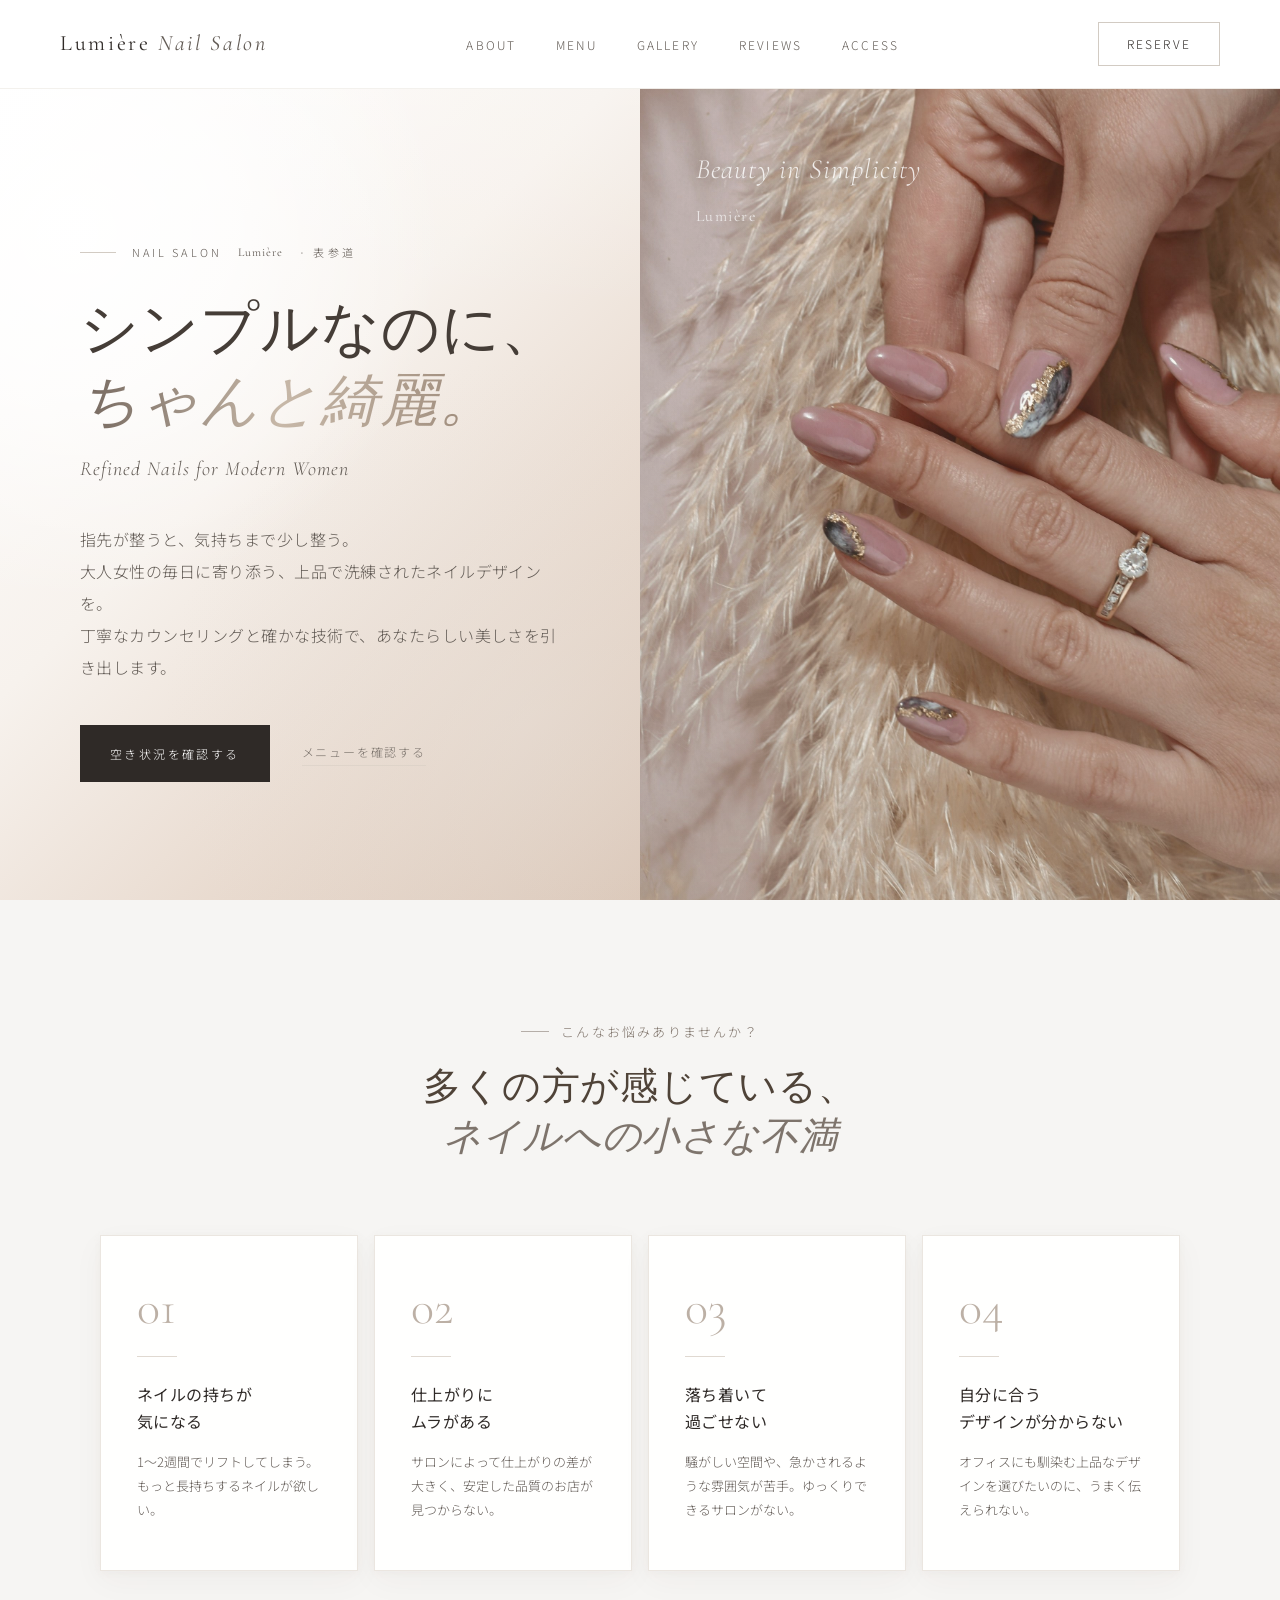
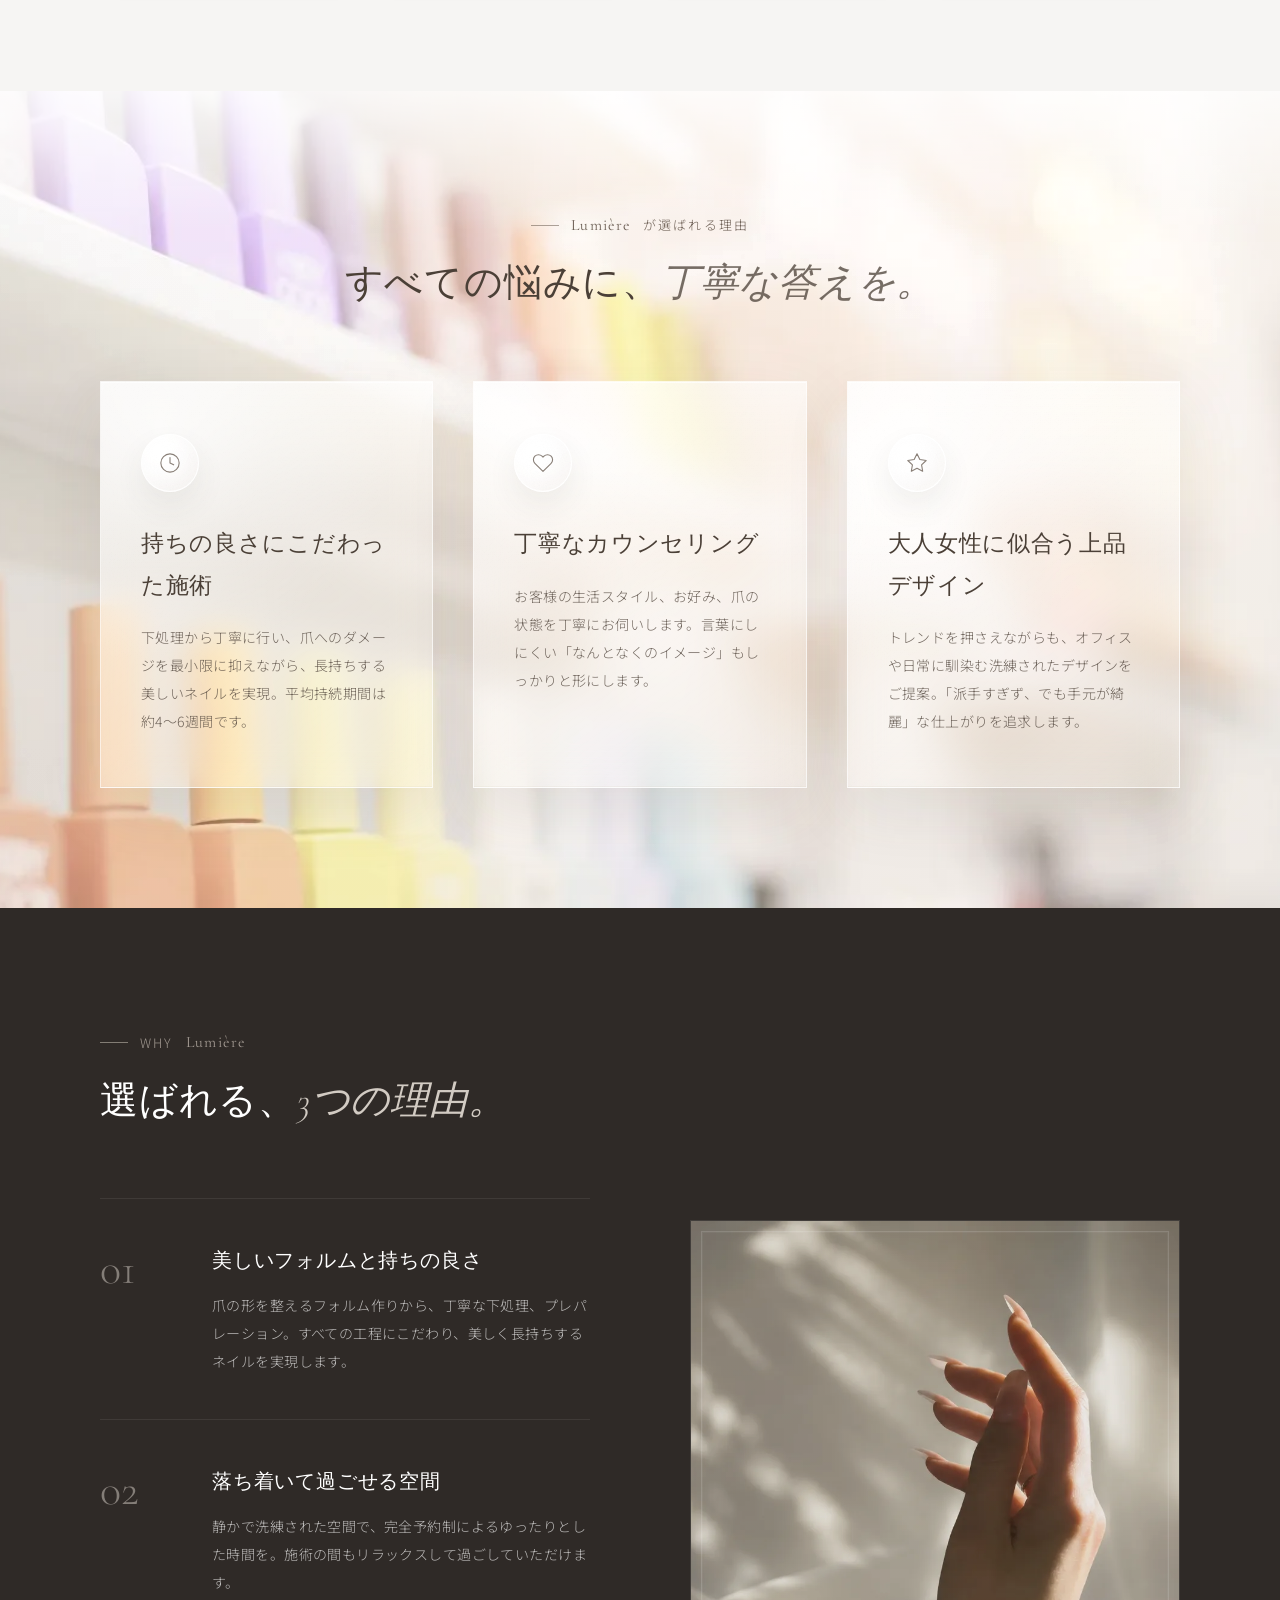
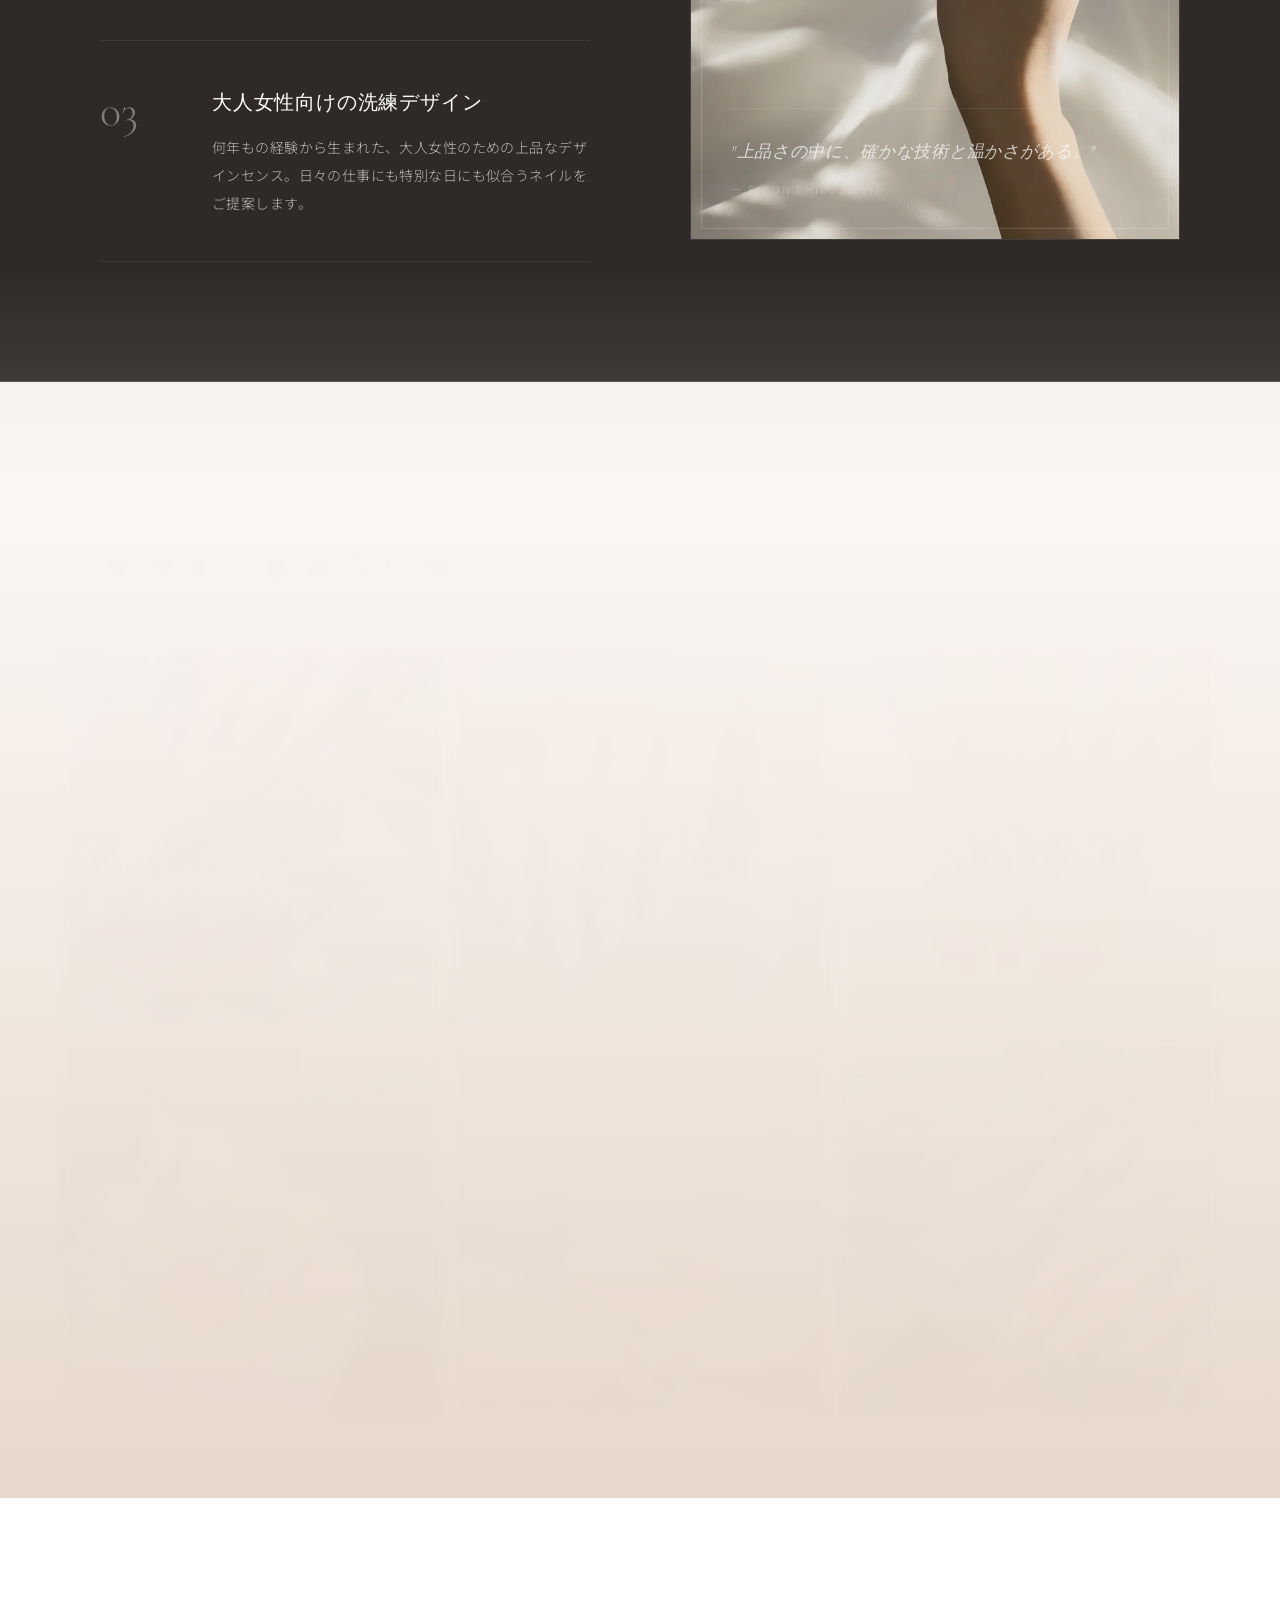
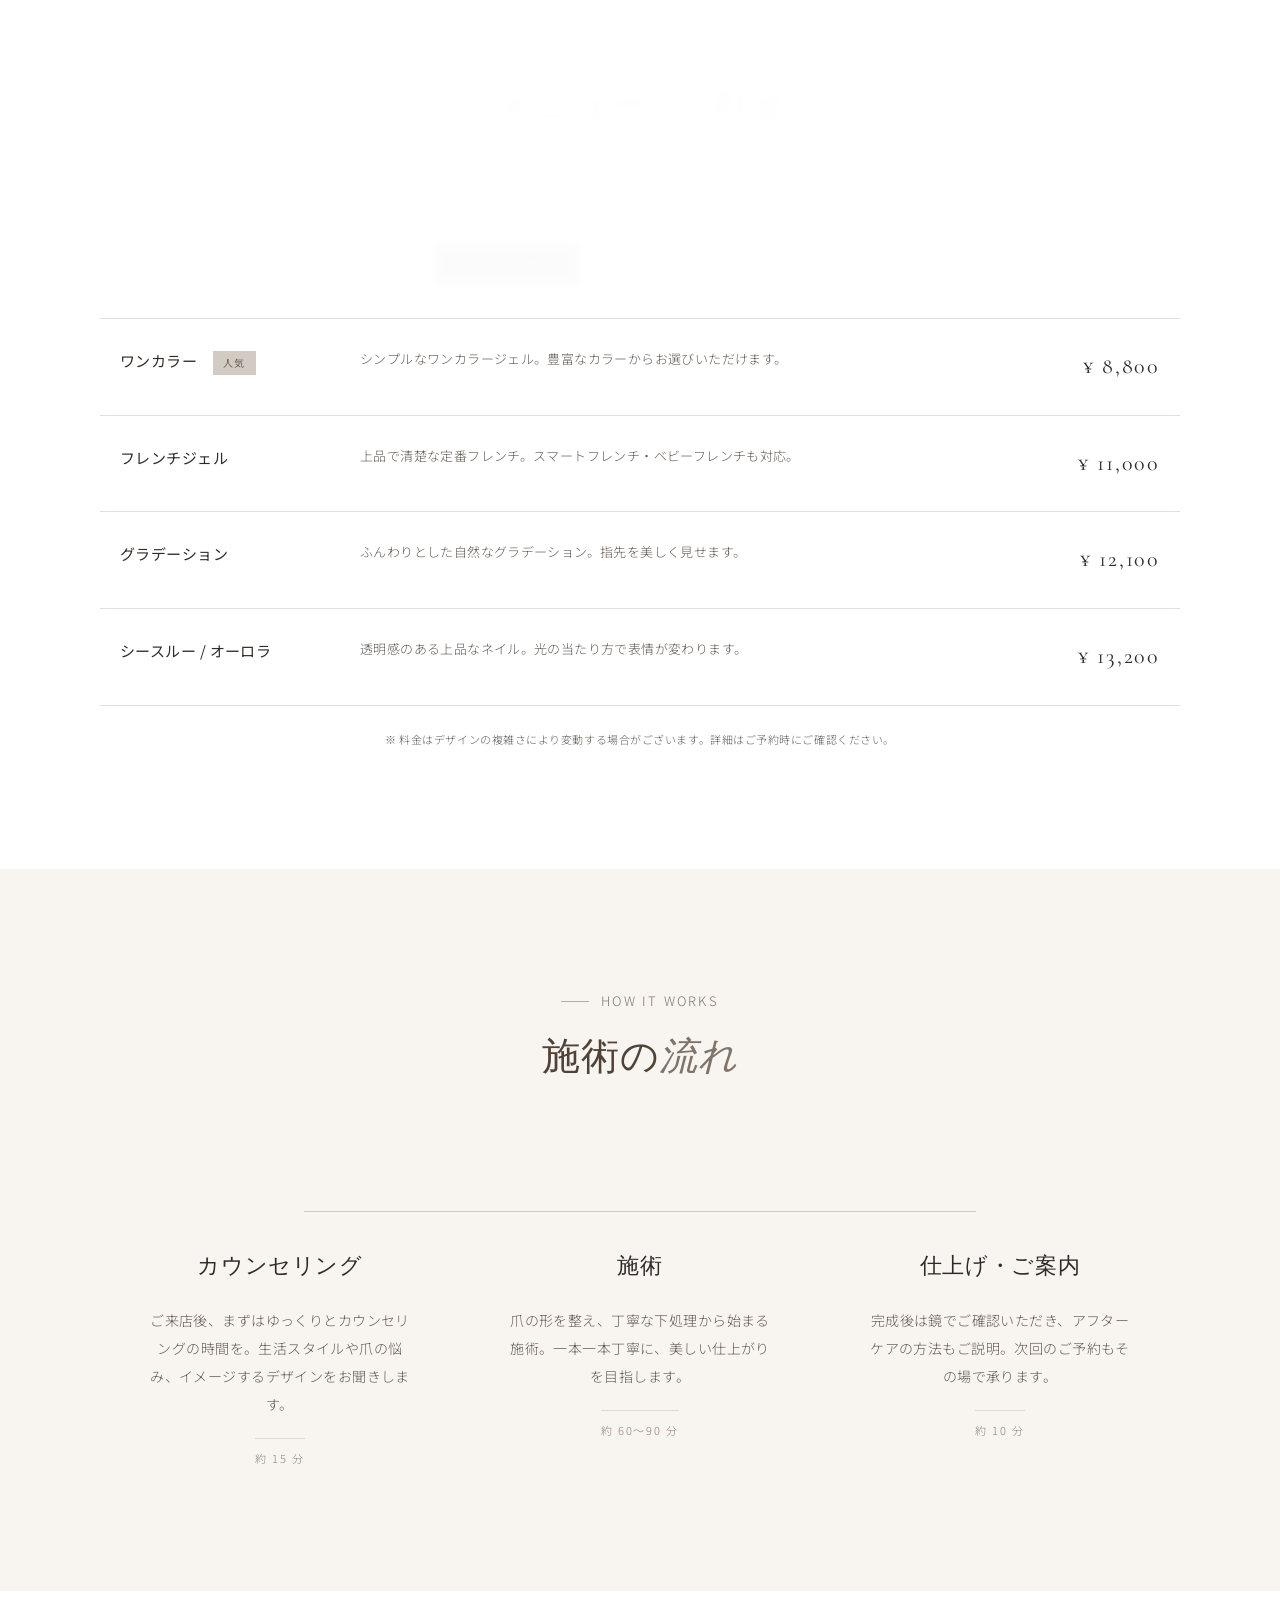
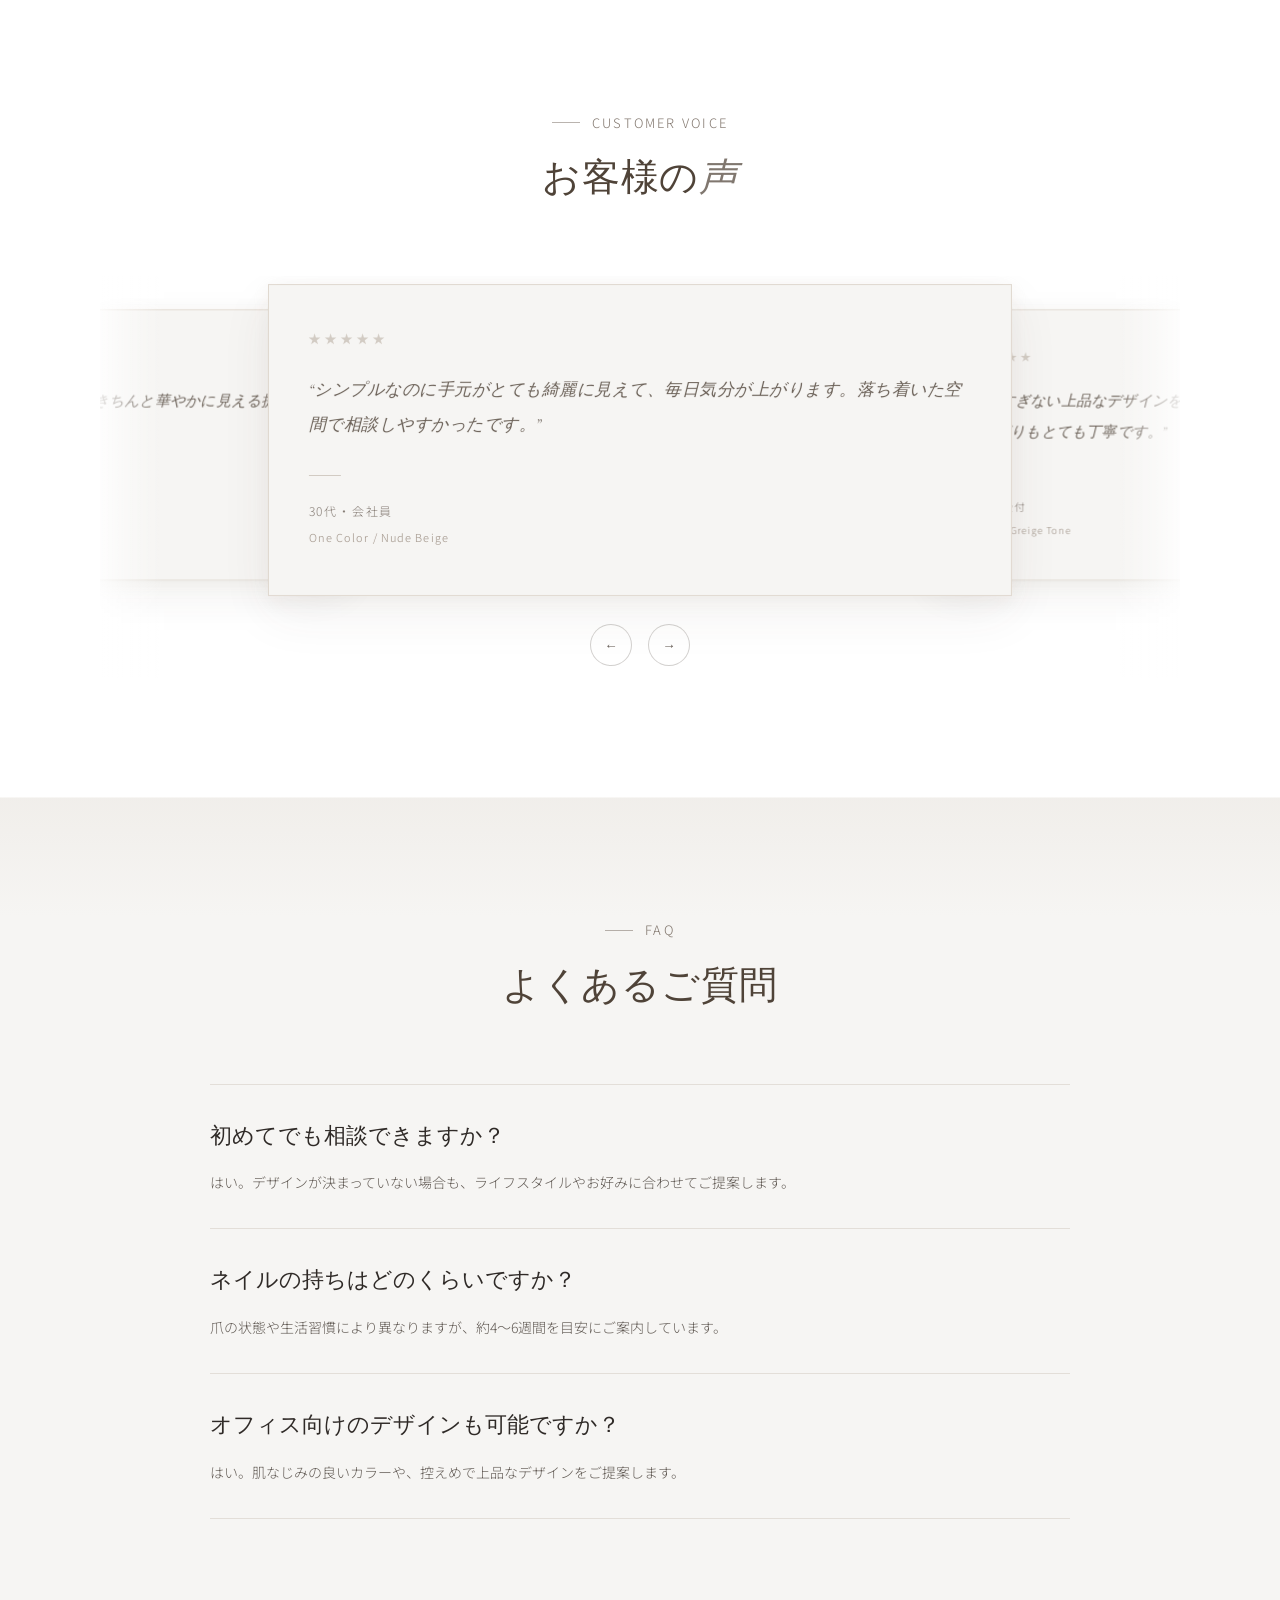
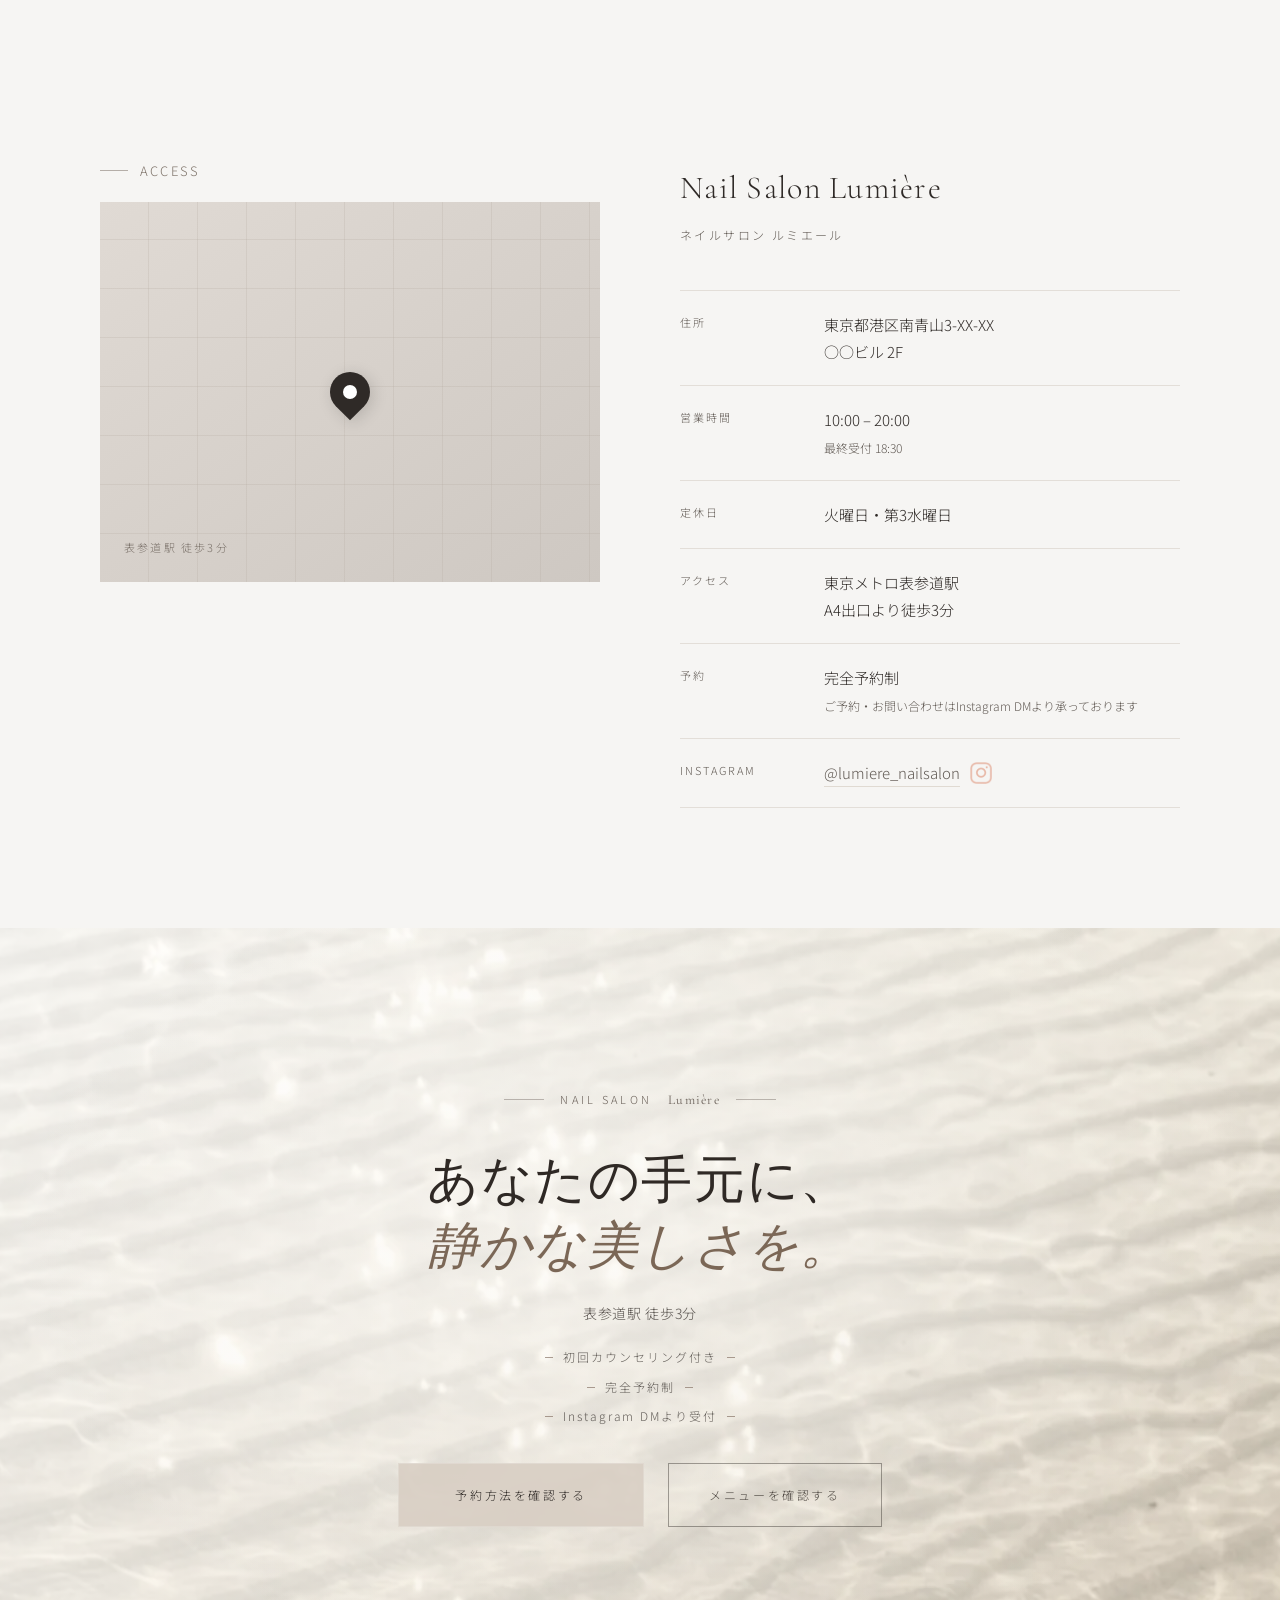
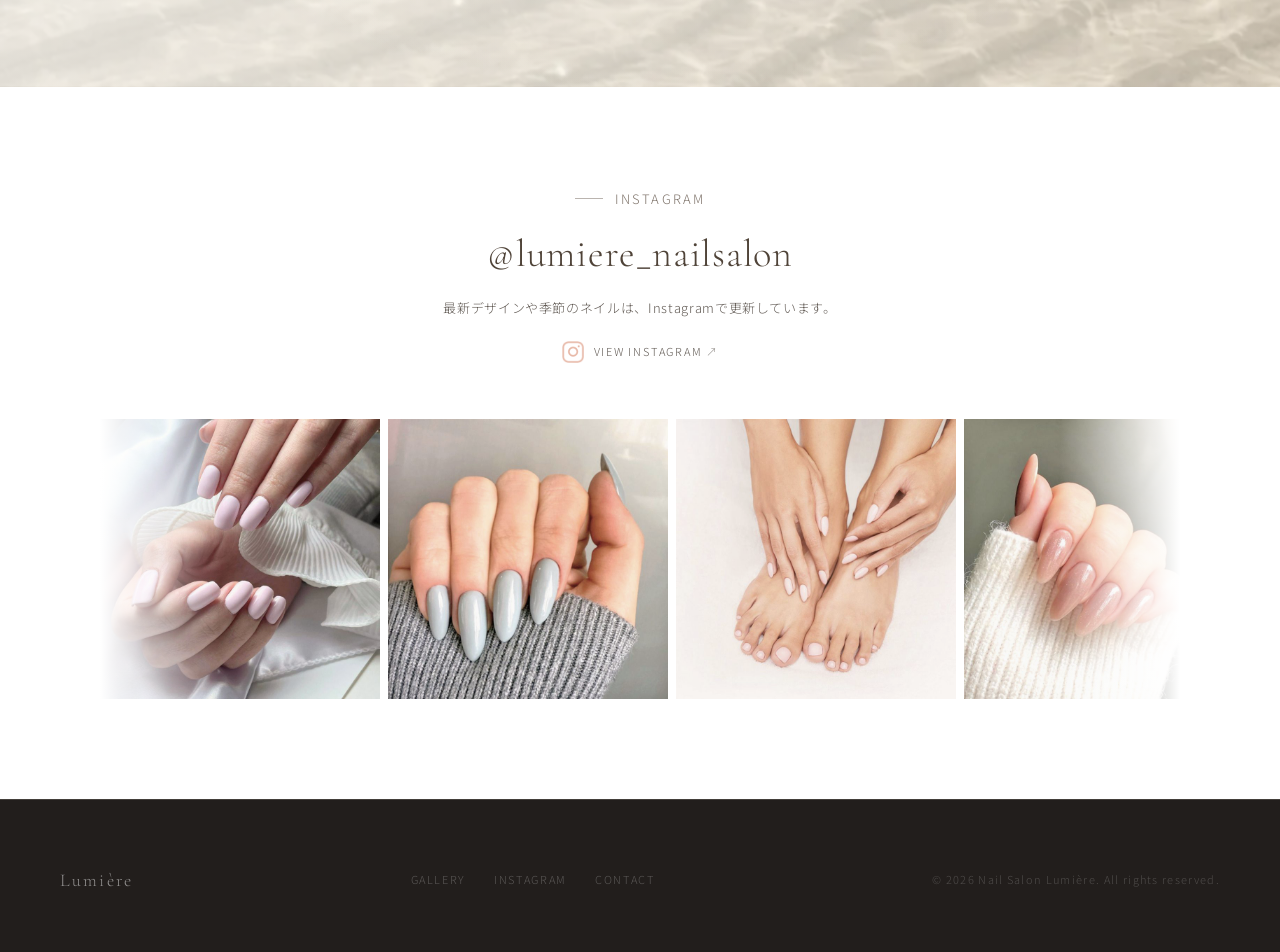
<file: index.html>
<!doctype html>
<html lang="ja">
  <head>
    <meta charset="UTF-8" />
    <meta name="viewport" content="width=device-width, initial-scale=1.0" />
    <title>Nail Salon Lumière | ネイルサロン ルミエール</title>
    <meta
      name="description"
      content="シンプルなのに、ちゃんと綺麗。大人女性の毎日に寄り添う、上品で洗練されたネイルデザインをご提案する架空ネイルサロンLPです。"
    />

    <meta property="og:type" content="website" />
    <meta
      property="og:title"
      content="Nail Salon Lumière | ネイルサロン ルミエール"
    />
    <meta
      property="og:description"
      content="シンプルなのに、ちゃんと綺麗。大人女性の毎日に寄り添う、上品で洗練されたネイルデザインをご提案する架空ネイルサロンLPです。"
    />
    <meta property="og:url" content="https://wmdesign-m.github.io/lumiere/" />
    <meta
      property="og:image"
      content="https://wmdesign-m.github.io/lumiere/images/ogp.webp"
    />
    <meta property="og:image:width" content="1200" />
    <meta property="og:image:height" content="630" />
    <meta property="og:site_name" content="Nail Salon Lumière" />
    <meta property="og:locale" content="ja_JP" />

    <meta name="twitter:card" content="summary_large_image" />
    <meta
      name="twitter:title"
      content="Nail Salon Lumière | ネイルサロン ルミエール"
    />
    <meta
      name="twitter:description"
      content="シンプルなのに、ちゃんと綺麗。大人女性の毎日に寄り添う、上品で洗練されたネイルデザインをご提案するネイルサロンLP（デモ）です。"
    />
    <meta
      name="twitter:image"
      content="https://wmdesign-m.github.io/lumiere/images/ogp.webp"
    />

    <link rel="icon" href="images/favicon.ico" />
    <link rel="icon" type="image/png" sizes="32x32" href="images/favicon.png" />
    <link rel="icon" type="image/png" sizes="16x16" href="images/favicon.png" />
    <link rel="apple-touch-icon" sizes="180x180" href="images/favicon.png" />

    <link rel="preconnect" href="https://fonts.googleapis.com" />
    <link rel="preconnect" href="https://fonts.gstatic.com" crossorigin />
    <link
      href="https://fonts.googleapis.com/css2?family=Cormorant+Garamond:ital,wght@0,300;0,400;0,500;1,300;1,400&family=Noto+Sans+JP:wght@300;400;500&display=swap"
      rel="stylesheet"
    />

    <link rel="stylesheet" href="css/reset.min.css" />
    <link
      rel="stylesheet"
      href="https://cdn.jsdelivr.net/npm/swiper@11/swiper-bundle.min.css"
    />
    <link rel="stylesheet" href="css/base.css" />
    <link rel="stylesheet" href="css/sections.css" />
    <link rel="stylesheet" href="css/responsive.css" />
  </head>

  <body>
    <nav>
      <a href="#hero" class="nav-logo">Lumière <span>Nail Salon</span></a>
      <button
        class="nav-toggle"
        type="button"
        aria-label="メニューを開く"
        aria-expanded="false"
        aria-controls="site-menu"
      >
        <span></span><span></span><span></span>
      </button>
      <ul class="nav-links" id="site-menu">
        <li><a href="#concerns">About</a></li>
        <li><a href="#menu">Menu</a></li>
        <li><a href="#gallery">Gallery</a></li>
        <li><a href="#reviews">Reviews</a></li>
        <li><a href="#info">Access</a></li>
        <li class="nav-mobile-only"><a href="#cta-final">Reserve</a></li>
      </ul>
      <a href="#cta-final" class="nav-cta">Reserve</a>
    </nav>

    <section id="hero">
      <div class="hero-left">
        <p class="hero-eyebrow fade-up">
          Nail Salon <span class="brand-name">Lumière</span> · 表参道
        </p>
        <h1 class="hero-title fade-up delay-1">
          <span class="hero-title-line">シンプルなのに、</span><br />
          <em>ちゃんと綺麗。</em>
        </h1>
        <p class="hero-subtitle fade-up delay-2">
          Refined Nails for Modern Women
        </p>
        <p class="hero-desc fade-up delay-2">
          <span>指先が整うと、気持ちまで少し整う。</span><br />
          <span
            >大人女性の毎日に寄り添う、上品で洗練されたネイルデザインを。</span
          ><br />
          <span
            >丁寧なカウンセリングと確かな技術で、あなたらしい美しさを引き出します。</span
          >
        </p>
        <div class="hero-actions fade-up delay-3">
          <a href="#cta-final" class="btn-primary">空き状況を確認する</a>
          <a href="#menu" class="hero-sub-link">メニューを確認する</a>
        </div>
      </div>

      <div class="hero-right">
        <div class="hero-image-wrap">
          <picture>
            <source media="(max-width: 559px)" srcset="images/hero-sp.jpg" />

            <source media="(max-width: 959px)" srcset="images/hero-tb.jpg" />

            <img
              src="images/hero-main.jpg"
              alt="上品で洗練されたネイルデザイン"
              class="hero-image"
              width="1200"
              height="1400"
              loading="eager"
              fetchpriority="high"
            />
          </picture>
        </div>
        <div class="hero-badge fade-up delay-4">
          <span class="hero-badge-label"> Beauty in Simplicity </span>

          <span class="hero-badge-subtitle">
            <span class="brand-name">Lumière</span></span>
        </div>
      </div>
    </section>

    <!-- CONCERNS -->
    <section id="concerns">
      <div class="container">
        <div class="concerns-header reveal">
          <div class="section-label section-label-center">
            こんなお悩みありませんか？
          </div>
          <h2 class="section-title">
            多くの方が感じている、<br /><em>ネイルへの小さな不満</em>
          </h2>
        </div>
        <div class="concerns-grid">
          <div class="concern-card reveal">
            <span class="concern-num">01</span>
            <div class="concern-icon"></div>
            <p class="concern-text">ネイルの持ちが<br />気になる</p>
            <p class="concern-sub">
              1〜2週間でリフトしてしまう。もっと長持ちするネイルが欲しい。
            </p>
          </div>
          <div class="concern-card reveal reveal-delay-1">
            <span class="concern-num">02</span>
            <div class="concern-icon"></div>
            <p class="concern-text">仕上がりに<br />ムラがある</p>
            <p class="concern-sub">
              サロンによって仕上がりの差が大きく、安定した品質のお店が見つからない。
            </p>
          </div>
          <div class="concern-card reveal reveal-delay-2">
            <span class="concern-num">03</span>
            <div class="concern-icon"></div>
            <p class="concern-text">落ち着いて<br />過ごせない</p>
            <p class="concern-sub">
              騒がしい空間や、急かされるような雰囲気が苦手。ゆっくりできるサロンがない。
            </p>
          </div>
          <div class="concern-card reveal reveal-delay-3">
            <span class="concern-num">04</span>
            <div class="concern-icon"></div>
            <p class="concern-text">自分に合う<br />デザインが分からない</p>
            <p class="concern-sub">
              オフィスにも馴染む上品なデザインを選びたいのに、うまく伝えられない。
            </p>
          </div>
        </div>
      </div>
    </section>

    <!-- SOLUTIONS -->
    <section id="solutions">
      <div class="container">
        <div class="solutions-header reveal">
          <div class="section-label section-label-center">
            <span class="brand-name">Lumière</span> が選ばれる理由
          </div>
          <h2 class="section-title">
            すべての悩みに、<br class="sp-only" /><em>丁寧な答えを。</em>
          </h2>
        </div>
        <div class="solutions-grid">
          <div class="solution-card reveal">
            <div class="solution-icon-wrap">
              <svg
                viewBox="0 0 24 24"
                fill="none"
                stroke-width="1.2"
                stroke-linecap="round"
                stroke-linejoin="round"
              >
                <path
                  d="M12 22c5.523 0 10-4.477 10-10S17.523 2 12 2 2 6.477 2 12s4.477 10 10 10z"
                />
                <path d="M12 6v6l4 2" />
              </svg>
            </div>
            <h3 class="solution-title">持ちの良さにこだわった施術</h3>
            <p class="solution-desc">
              下処理から丁寧に行い、爪へのダメージを最小限に抑えながら、長持ちする美しいネイルを実現。平均持続期間は約4〜6週間です。
            </p>
          </div>
          <div class="solution-card reveal reveal-delay-1">
            <div class="solution-icon-wrap">
              <svg
                viewBox="0 0 24 24"
                fill="none"
                stroke-width="1.2"
                stroke-linecap="round"
                stroke-linejoin="round"
              >
                <path
                  d="M20.84 4.61a5.5 5.5 0 0 0-7.78 0L12 5.67l-1.06-1.06a5.5 5.5 0 0 0-7.78 7.78l1.06 1.06L12 21.23l7.78-7.78 1.06-1.06a5.5 5.5 0 0 0 0-7.78z"
                />
              </svg>
            </div>
            <h3 class="solution-title">丁寧なカウンセリング</h3>
            <p class="solution-desc">
              お客様の生活スタイル、お好み、爪の状態を丁寧にお伺いします。言葉にしにくい「なんとなくのイメージ」もしっかりと形にします。
            </p>
          </div>
          <div class="solution-card reveal reveal-delay-2">
            <div class="solution-icon-wrap">
              <svg
                viewBox="0 0 24 24"
                fill="none"
                stroke-width="1.2"
                stroke-linecap="round"
                stroke-linejoin="round"
              >
                <path
                  d="M12 2l3.09 6.26L22 9.27l-5 4.87 1.18 6.88L12 17.77l-6.18 3.25L7 14.14 2 9.27l6.91-1.01L12 2z"
                />
              </svg>
            </div>
            <h3 class="solution-title">大人女性に似合う上品デザイン</h3>
            <p class="solution-desc">
              トレンドを押さえながらも、オフィスや日常に馴染む洗練されたデザインをご提案。「派手すぎず、でも手元が綺麗」な仕上がりを追求します。
            </p>
          </div>
        </div>
      </div>
    </section>

    <!-- WHY -->
    <section id="why">
      <div class="container">
        <div class="section-label reveal">
          Why <span class="brand-name">Lumière</span>
        </div>
        <h2 class="section-title reveal">選ばれる、<em>3つの理由。</em></h2>
        <div class="why-layout">
          <div class="why-list">
            <div class="why-item reveal">
              <span class="why-num">01</span>
              <div class="why-content">
                <h3 class="why-title">美しいフォルムと持ちの良さ</h3>
                <p class="why-desc">
                  爪の形を整えるフォルム作りから、丁寧な下処理、プレパレーション。すべての工程にこだわり、美しく長持ちするネイルを実現します。
                </p>
              </div>
            </div>
            <div class="why-item reveal reveal-delay-1">
              <span class="why-num">02</span>
              <div class="why-content">
                <h3 class="why-title">落ち着いて過ごせる空間</h3>
                <p class="why-desc">
                  静かで洗練された空間で、完全予約制によるゆったりとした時間を。施術の間もリラックスして過ごしていただけます。
                </p>
              </div>
            </div>
            <div class="why-item reveal reveal-delay-2">
              <span class="why-num">03</span>
              <div class="why-content">
                <h3 class="why-title">大人女性向けの洗練デザイン</h3>
                <p class="why-desc">
                  何年もの経験から生まれた、大人女性のための上品なデザインセンス。日々の仕事にも特別な日にも似合うネイルをご提案します。
                </p>
              </div>
            </div>
          </div>
          <div class="why-visual reveal">
            <img
              src="images/why-visual.webp"
              alt="柔らかな光に包まれた上品なネイルの手元"
              class="why-image"
              width="1536"
              height="1024"
              loading="lazy"
            />
            <div class="why-quote">
              <p>"上品さの中に、確かな技術と温かさがある。"</p>
              <span>— Salon Philosophy</span>
            </div>
          </div>
        </div>
      </div>
    </section>

    <!-- GALLERY -->
    <section id="gallery" class="section-light">
      <div class="gallery-header reveal">
        <div>
          <div class="section-label">Gallery</div>
          <h2 class="section-title">デザインギャラリー</h2>
        </div>
        <a href="#menu" class="gallery-link">メニューを確認する</a>
      </div>

      <div class="gallery-grid">
        <div class="gallery-item reveal">
          <img
            src="images/gallery-01.jpg"
            alt="やわらかいミルキーピンクネイル"
            class="gallery-thumb"
          />
          <span class="gallery-label">Milky Pink</span>
        </div>

        <div class="gallery-item reveal reveal-delay-1">
          <img
            src="images/gallery-02.jpg"
            alt="落ち着いたグレージュネイル"
            class="gallery-thumb"
          />
          <span class="gallery-label">Greige Tone</span>
        </div>

        <div class="gallery-item reveal reveal-delay-1">
          <img
            src="images/gallery-03.jpg"
            alt="ハンドとフットのナチュラルネイル"
            class="gallery-thumb"
          />
          <span class="gallery-label">Hand & Foot</span>
        </div>

        <div class="gallery-item reveal reveal-delay-2">
          <img
            src="images/gallery-04.jpg"
            alt="ツヤ感のあるシアーベージュネイル"
            class="gallery-thumb"
          />
          <span class="gallery-label">Sheer Beige</span>
        </div>

        <div class="gallery-item reveal reveal-delay-2">
          <img
            src="images/gallery-05.jpg"
            alt="上品なヌードベージュネイル"
            class="gallery-thumb"
          />
          <span class="gallery-label">Nude Elegance</span>
        </div>

        <div class="gallery-item reveal reveal-delay-3">
          <img
            src="images/gallery-06.jpg"
            alt="ナチュラルで洗練されたネイル"
            class="gallery-thumb"
          />
          <span class="gallery-label">Minimal Style</span>
        </div>
      </div>
    </section>

    <!-- MENU -->
    <section id="menu">
      <div class="container">
        <div class="menu-header reveal">
          <div class="section-label section-label-center">Menu & Price</div>
          <h2 class="section-title">メニュー<em> ・ 料金</em></h2>
          <p class="menu-note">すべての価格は税込みです</p>
        </div>

        <div class="menu-tabs reveal">
          <button
            class="menu-tab active"
            data-menu-target="basic"
            type="button"
          >
            ベーシック
          </button>
          <button class="menu-tab" data-menu-target="art" type="button">
            アート
          </button>
          <button class="menu-tab" data-menu-target="care" type="button">
            ケア・オフ
          </button>
        </div>

        <div id="menu-basic" class="menu-panel reveal">
          <table class="menu-table">
            <tr>
              <td>ワンカラー <span class="popular-tag">人気</span></td>
              <td>
                シンプルなワンカラージェル。豊富なカラーからお選びいただけます。
              </td>
              <td>¥ 8,800</td>
            </tr>
            <tr>
              <td>フレンチジェル</td>
              <td>
                上品で清楚な定番フレンチ。スマートフレンチ・ベビーフレンチも対応。
              </td>
              <td>¥ 11,000</td>
            </tr>
            <tr>
              <td>グラデーション</td>
              <td>
                ふんわりとした自然なグラデーション。指先を美しく見せます。
              </td>
              <td>¥ 12,100</td>
            </tr>
            <tr>
              <td>シースルー / オーロラ</td>
              <td>
                透明感のある上品なネイル。光の当たり方で表情が変わります。
              </td>
              <td>¥ 13,200</td>
            </tr>
          </table>
        </div>

        <div id="menu-art" class="menu-panel" hidden>
          <table class="menu-table">
            <tr>
              <td>大理石アート</td>
              <td>
                上品な大理石模様。モノトーン・グレージュなど落ち着いたトーンで。
              </td>
              <td>¥ 15,400</td>
            </tr>
            <tr>
              <td>ラインアート <span class="popular-tag">人気</span></td>
              <td>繊細なラインを使ったシンプルで洗練されたアート。</td>
              <td>¥ 14,300</td>
            </tr>
            <tr>
              <td>フラワー / ボタニカル</td>
              <td>
                上品で季節感のある草花モチーフ。大人女性に馴染む繊細な表現。
              </td>
              <td>¥ 16,500</td>
            </tr>
          </table>
        </div>

        <div id="menu-care" class="menu-panel" hidden>
          <table class="menu-table">
            <tr>
              <td>ジェルオフ（他店）</td>
              <td>
                他店のジェルネイルのオフ。爪の状態を確認しながら丁寧に行います。
              </td>
              <td>¥ 3,300</td>
            </tr>
            <tr>
              <td>ジェルオフ（当店）</td>
              <td>当店施術のジェルオフ。次回施術と同日の場合は無料対応。</td>
              <td>¥ 1,650</td>
            </tr>
            <tr>
              <td>ハンドケア</td>
              <td>
                ハンドマッサージ＋保湿トリートメント。潤いのある美しい手元に。
              </td>
              <td>¥ 3,300</td>
            </tr>
            <tr>
              <td>爪補強・修復</td>
              <td>欠けた爪の補強や修復。薄くなった爪のケアも承ります。</td>
              <td>¥ 550〜 / 本</td>
            </tr>
          </table>
        </div>

        <p class="price-note reveal">
          ※
          料金はデザインの複雑さにより変動する場合がございます。詳細はご予約時にご確認ください。
        </p>
      </div>
    </section>

    <!-- FLOW -->
    <section id="flow">
      <div class="container">
        <div class="flow-header reveal">
          <div class="section-label section-label-center">How It Works</div>
          <h2 class="section-title">施術の<em>流れ</em></h2>
        </div>
        <div class="flow-steps">
          <div class="flow-step reveal">
            <div class="flow-step-num">01</div>
            <h3 class="flow-step-title">カウンセリング</h3>
            <p class="flow-step-desc">
              ご来店後、まずはゆっくりとカウンセリングの時間を。生活スタイルや爪の悩み、イメージするデザインをお聞きします。
            </p>
            <span class="flow-step-tag">約 15 分</span>
          </div>
          <div class="flow-step reveal reveal-delay-1">
            <div class="flow-step-num">02</div>
            <h3 class="flow-step-title">施術</h3>
            <p class="flow-step-desc">
              爪の形を整え、丁寧な下処理から始まる施術。一本一本丁寧に、美しい仕上がりを目指します。
            </p>
            <span class="flow-step-tag">約 60〜90 分</span>
          </div>
          <div class="flow-step reveal reveal-delay-2">
            <div class="flow-step-num">03</div>
            <h3 class="flow-step-title">仕上げ・ご案内</h3>
            <p class="flow-step-desc">
              完成後は鏡でご確認いただき、アフターケアの方法もご説明。次回のご予約もその場で承ります。
            </p>
            <span class="flow-step-tag">約 10 分</span>
          </div>
        </div>
      </div>
    </section>

    <!-- REVIEWS -->
    <section id="reviews">
      <div class="container">
        <div class="reviews-header reveal">
          <div class="section-label section-label-center">Customer Voice</div>
          <h2 class="section-title">お客様の<em>声</em></h2>
        </div>
        <div class="reviews-swiper swiper reveal">
          <div class="swiper-wrapper">
            <div class="review-card swiper-slide">
              <div class="review-stars">
                <span class="star"></span>
                <span class="star"></span>
                <span class="star"></span>
                <span class="star"></span>
                <span class="star"></span>
              </div>
              <p class="review-text">
                “シンプルなのに手元がとても綺麗に見えて、毎日気分が上がります。落ち着いた空間で相談しやすかったです。”
              </p>
              <div class="review-divider"></div>
              <p class="review-author">
                30代・会社員
                <span>One Color / Nude Beige</span>
              </p>
            </div>

            <div class="review-card swiper-slide">
              <div class="review-stars">
                <span class="star"></span>
                <span class="star"></span>
                <span class="star"></span>
                <span class="star"></span>
                <span class="star"></span>
              </div>
              <p class="review-text">
                “派手すぎない上品なデザインを提案していただき、仕事中も自然に馴染みました。仕上がりもとても丁寧です。”
              </p>
              <div class="review-divider"></div>
              <p class="review-author">
                40代・受付
                <span>French / Greige Tone</span>
              </p>
            </div>

            <div class="review-card swiper-slide">
              <div class="review-stars">
                <span class="star"></span>
                <span class="star"></span>
                <span class="star"></span>
                <span class="star"></span>
                <span class="star"></span>
              </div>
              <p class="review-text">
                “爪の状態を見ながら丁寧に施術してくれて安心できました。ナチュラルなのに、きちんと感のある仕上がりです。”
              </p>
              <div class="review-divider"></div>
              <p class="review-author">
                20代・美容関係
                <span>Sheer Beige / Care</span>
              </p>
            </div>

            <div class="review-card swiper-slide">
              <div class="review-stars">
                <span class="star"></span>
                <span class="star"></span>
                <span class="star"></span>
                <span class="star"></span>
                <span class="star"></span>
              </div>
              <p class="review-text">
                “希望をうまく言葉にできなくても、雰囲気を汲み取って提案してくれました。上品で肌なじみの良い仕上がりに満足しています。”
              </p>
              <div class="review-divider"></div>
              <p class="review-author">
                30代・広報
                <span>Gradation / Pink Beige</span>
              </p>
            </div>

            <div class="review-card swiper-slide">
              <div class="review-stars">
                <span class="star"></span>
                <span class="star"></span>
                <span class="star"></span>
                <span class="star"></span>
                <span class="star"></span>
              </div>
              <p class="review-text">
                “爪の形まで丁寧に整えてもらえるので、シンプルなカラーでも手元が綺麗に見えます。落ち着いた時間を過ごせるのも嬉しいです。”
              </p>
              <div class="review-divider"></div>
              <p class="review-author">
                40代・自営業
                <span>One Color / Mocha Beige</span>
              </p>
            </div>

            <div class="review-card swiper-slide">
              <div class="review-stars">
                <span class="star"></span>
                <span class="star"></span>
                <span class="star"></span>
                <span class="star"></span>
                <span class="star"></span>
              </div>
              <p class="review-text">
                “仕事柄派手なデザインはできませんが、控えめでもきちんと華やかに見える提案をしていただけました。またお願いしたいです。”
              </p>
              <div class="review-divider"></div>
              <p class="review-author">
                30代・医療関係
                <span>French / Sheer Pink</span>
              </p>
            </div>
          </div>

          <div class="reviews-controls">
            <button
              class="reviews-arrow reviews-prev"
              type="button"
              aria-label="前のレビューを見る"
            >
              ←
            </button>
            <button
              class="reviews-arrow reviews-next"
              type="button"
              aria-label="次のレビューを見る"
            >
              →
            </button>
          </div>
        </div>
      </div>
    </section>

    <section id="faq" class="section-light">
      <div class="container">
        <div class="faq-header reveal">
          <div class="section-label section-label-center">FAQ</div>
          <h2 class="section-title">よくあるご質問</h2>
        </div>

        <div class="faq-list">
          <div class="faq-item reveal">
            <h3>初めてでも相談できますか？</h3>
            <p>
              はい。デザインが決まっていない場合も、ライフスタイルやお好みに合わせてご提案します。
            </p>
          </div>
          <div class="faq-item reveal">
            <h3>ネイルの持ちはどのくらいですか？</h3>
            <p>
              爪の状態や生活習慣により異なりますが、約4〜6週間を目安にご案内しています。
            </p>
          </div>
          <div class="faq-item reveal">
            <h3>オフィス向けのデザインも可能ですか？</h3>
            <p>
              はい。肌なじみの良いカラーや、控えめで上品なデザインをご提案します。
            </p>
          </div>
        </div>
      </div>
    </section>

    <!-- INFO -->
    <section id="info">
      <div class="container">
        <div class="info-layout">
          <div>
            <div class="section-label reveal">Access</div>
            <div class="info-map reveal">
              <div class="map-pin"></div>
              <span class="info-map-label">表参道駅 徒歩3分</span>
            </div>
          </div>
          <div class="info-details reveal">
            <h2>Nail Salon Lumière</h2>
            <p class="salon-tagline">ネイルサロン ルミエール</p>
            <div class="info-rows">
              <div class="info-row">
                <span class="info-row-label">住所</span>
                <span class="info-row-value"
                  >東京都港区南青山3-XX-XX<br />○○ビル 2F</span
                >
              </div>
              <div class="info-row">
                <span class="info-row-label">営業時間</span>
                <span class="info-row-value"
                  >10:00 – 20:00<br /><span class="info-subtext"
                    >最終受付 18:30</span
                  ></span
                >
              </div>
              <div class="info-row">
                <span class="info-row-label">定休日</span>
                <span class="info-row-value">火曜日・第3水曜日</span>
              </div>
              <div class="info-row">
                <span class="info-row-label">アクセス</span>
                <span class="info-row-value"
                  >東京メトロ表参道駅<br />A4出口より徒歩3分</span
                >
              </div>

              <div class="info-row">
                <span class="info-row-label">予約</span>
                <span class="info-row-value">
                  完全予約制<br />
                  <span class="info-subtext">
                    ご予約・お問い合わせはInstagram DMより承っております
                  </span>
                </span>
              </div>

              <div class="info-row">
                <span class="info-row-label">Instagram</span>

                <span class="info-row-value info-instagram-wrap">
                  <a
                    href="https://www.instagram.com/"
                    class="info-instagram"
                    target="_blank"
                    rel="noopener noreferrer"
                  >
                    @lumiere_nailsalon
                  </a>

                  <a
                    href="https://www.instagram.com/"
                    class="info-instagram-icon"
                    target="_blank"
                    rel="noopener noreferrer"
                    aria-label="Instagramを開く"
                  >
                    <img src="images/icon-sns.png" alt="Instagram" />
                  </a>
                </span>
              </div>
            </div>
          </div>
        </div>
      </div>
    </section>

    <!-- FINAL CTA -->
    <section id="cta-final">
      <div class="cta-final-inner">
        <p class="cta-final-label reveal">
          Nail Salon <span class="brand-name">Lumière</span>
        </p>
        <h2 class="cta-final-title reveal">
          あなたの手元に、<br /><em>静かな美しさを。</em>
        </h2>
        <p class="cta-final-desc reveal">表参道駅 徒歩3分</p>
        <p class="cta-final-note reveal">
          <span>初回カウンセリング付き</span>
          <span>完全予約制</span>
          <span>Instagram DMより受付</span>
        </p>
        <div class="cta-final-actions reveal">
          <a href="#info" class="btn-light">予約方法を確認する</a>
          <a href="#menu" class="btn-outline-light">メニューを確認する</a>
        </div>
      </div>
    </section>

    <section id="instagram" class="instagram-preview">
      <div class="container">
        <div class="instagram-header">
          <p class="section-label section-label-center">Instagram</p>
          <h2 class="section-title">@lumiere_nailsalon</h2>
          <p class="instagram-desc">
            最新デザインや季節のネイルは、<br
              class="sp-only"
            />Instagramで更新しています。
          </p>
          <a
            href="https://www.instagram.com/"
            class="instagram-link"
            target="_blank"
            rel="noopener noreferrer"
            aria-label="Instagramを開く"
          >
            <img src="images/icon-sns.png" alt="Instagram" />
            <span>View Instagram</span>
          </a>
        </div>

        <div class="instagram-marquee">
          <div class="instagram-track">
            <img
              src="images/gallery-01.jpg"
              alt="ネイルデザインの投稿イメージ"
            />
            <img
              src="images/gallery-02.jpg"
              alt="ネイルデザインの投稿イメージ"
            />
            <img
              src="images/gallery-03.jpg"
              alt="ネイルデザインの投稿イメージ"
            />
            <img
              src="images/gallery-04.jpg"
              alt="ネイルデザインの投稿イメージ"
            />
            <img
              src="images/gallery-05.jpg"
              alt="ネイルデザインの投稿イメージ"
            />
            <img
              src="images/gallery-06.jpg"
              alt="ネイルデザインの投稿イメージ"
            />

            <!-- ループ用に同じ画像をもう一度 -->
            <img src="images/gallery-01.jpg" alt="" aria-hidden="true" />
            <img src="images/gallery-02.jpg" alt="" aria-hidden="true" />
            <img src="images/gallery-03.jpg" alt="" aria-hidden="true" />
            <img src="images/gallery-04.jpg" alt="" aria-hidden="true" />
            <img src="images/gallery-05.jpg" alt="" aria-hidden="true" />
            <img src="images/gallery-06.jpg" alt="" aria-hidden="true" />
          </div>
        </div>
      </div>
    </section>

    <!-- FOOTER -->
    <footer>
      <div class="footer-logo">Lumière</div>
      <div class="footer-links">
        <a href="#gallery">Gallery</a>
        <a href="#instagram">Instagram</a>
        <a href="#cta-final">Contact</a>
      </div>
      <p class="footer-copy">© 2026 Nail Salon Lumière. All rights reserved.</p>
    </footer>

    <script src="https://cdn.jsdelivr.net/npm/swiper@11/swiper-bundle.min.js"></script>
    <script src="js/main.js"></script>
  </body>
</html>
</file>
<file: css/base.css>
*,
*::before,
*::after {
  box-sizing: border-box;
  margin: 0;
  padding: 0;
}

:root {
  --white: #ffffff;
  --off-white: #f6f5f3;

  --beige: #d2cbc3;
  --beige-light: #ebe7e2;

  --dark: #2f2a27;
  --mid: #625b55;
  --light-gray: #e3ded8;

  --text-brown: #453d37;
  --text-brown-soft: rgba(69, 61, 55, 0.84);
  --label-brown: rgba(84, 76, 69, 0.92);

  --num-beige: rgba(156, 139, 123, 0.68);
  --num-beige-dark: rgba(210, 203, 195, 0.52);

  --font-serif: "Cormorant Garamond", Georgia, serif;
  --font-sans: "Noto Sans JP", "Lato", sans-serif;

  --max-w: 1200px;
  --container-padding: 60px;
  --section-padding: 120px;
}

html {
  scroll-behavior: smooth;
}

body {
  font-family: var(--font-sans);
  color: var(--dark);
  background: var(--white);
  font-weight: 300;
  line-height: 1.8;
  overflow-x: hidden;
}

img {
  max-width: 100%;
  display: block;
}

section {
  padding: var(--section-padding) 0;
}

.container {
  max-width: var(--max-w);
  margin: 0 auto;
  padding: 0 var(--container-padding);
}

.section-light {
  position: relative;
}

.section-light::before {
  content: "";
  position: absolute;
  top: -1px;
  left: 0;
  right: 0;
  height: 120px;
  pointer-events: none;
  background: linear-gradient(
    180deg,
    rgba(216, 207, 196, 0.18),
    rgba(255, 255, 255, 0)
  );
  z-index: 0;
}

.section-light > * {
  position: relative;
  z-index: 1;
}

.section-label {
  font-size: 13px;
  letter-spacing: 0.17em;
  text-transform: uppercase;
  color: rgba(92, 78, 66, 0.78);
  margin-bottom: 20px;
  display: flex;
  align-items: center;
  gap: 12px;
}

.section-label::before {
  content: "";
  display: block;
  width: 28px;
  height: 1px;
  background: rgba(92, 78, 66, 0.42);
}

.section-label-center {
  justify-content: center;
}

.section-title {
  font-family: var(--font-serif);
  font-size: clamp(32px, 3vw, 44px);
  font-weight: 300;
  line-height: 1.3;
  letter-spacing: 0.02em;
  color: #4f4338;
}

.section-title em {
  font-style: italic;
  color: rgba(79, 67, 56, 0.72);
}

.btn-primary {
  display: inline-block;
  background: var(--dark);
  color: var(--white);
  font-size: 12px;
  letter-spacing: 0.2em;
  text-transform: uppercase;
  text-decoration: none;
  padding: 18px 30px;
  position: relative;
  overflow: hidden;
  transition:
    background 0.35s ease,
    color 0.35s ease,
    border-color 0.35s ease,
    transform 0.35s ease,
    box-shadow 0.35s ease;
}

.btn-primary::before {
  content: "";

  position: absolute;
  top: 0;
  left: -120%;

  width: 80%;
  height: 100%;

  background: linear-gradient(
    120deg,
    rgba(255, 255, 255, 0) 0%,
    rgba(255, 255, 255, 0.28) 50%,
    rgba(255, 255, 255, 0) 100%
  );

  transform: skewX(-20deg);

  transition: left 0.7s ease;
}

.btn-primary:hover {
  background: #555;
  transform: translateY(-2px);

  box-shadow: 0 14px 34px rgba(0, 0, 0, 0.1);
}

.btn-primary:hover::before {
  left: 140%;
}

.btn-light {
  display: inline-block;
  background: rgba(216, 207, 196, 0.92);
  backdrop-filter: blur(8px);
  border: 1px solid rgba(255, 255, 255, 0.18);
  color: var(--dark);
  font-size: 12px;
  letter-spacing: 0.22em;
  text-transform: uppercase;
  text-decoration: none;
  padding: 20px 56px;
  position: relative;
  overflow: hidden;
  transition:
    background 0.35s ease,
    color 0.35s ease,
    border-color 0.35s ease,
    transform 0.35s ease,
    box-shadow 0.35s ease;
}

.btn-light::before {
  content: "";
  position: absolute;
  top: 0;
  left: -120%;
  width: 80%;
  height: 100%;
  background: linear-gradient(
    120deg,
    rgba(255, 255, 255, 0) 0%,
    rgba(255, 255, 255, 0.35) 50%,
    rgba(255, 255, 255, 0) 100%
  );
  transform: skewX(-20deg);
  transition: left 0.7s ease;
}

.btn-light:hover::before {
  left: 140%;
}

.btn-light:hover {
  background: rgba(216, 207, 196, 0.82);
  transform: translateY(-2px);

  box-shadow: 0 14px 34px rgba(69, 58, 50, 0.08);

  border-color: rgba(255, 255, 255, 0.28);
}

.btn-outline-light {
  display: inline-block;
  border: 1px solid rgba(255, 255, 255, 0.2);
  color: rgba(255, 255, 255, 0.6);
  font-size: 12px;
  letter-spacing: 0.22em;
  text-transform: uppercase;
  text-decoration: none;
  padding: 20px 40px;
  transition:
    background 0.35s ease,
    color 0.35s ease,
    border-color 0.35s ease,
    transform 0.35s ease,
    box-shadow 0.35s ease;
}

.btn-outline-light:hover {
  border-color: var(--beige);
  color: var(--beige);

  transform: translateY(-2px);

  box-shadow: 0 14px 34px rgba(69, 58, 50, 0.06);
}

@keyframes fadeUp {
  from {
    opacity: 0;
    transform: translateY(28px);
  }
  to {
    opacity: 1;
    transform: translateY(0);
  }
}

.fade-up {
  animation: fadeUp 0.9s cubic-bezier(0.22, 0.61, 0.36, 1) both;
}

.delay-1 {
  animation-delay: 0.15s;
}
.delay-2 {
  animation-delay: 0.3s;
}
.delay-3 {
  animation-delay: 0.45s;
}
.delay-4 {
  animation-delay: 0.6s;
}

.reveal {
  opacity: 0.01;
  filter: blur(4px);
  transform: translateY(20px);
  transition:
    opacity 0.7s cubic-bezier(0.22, 0.61, 0.36, 1),
    transform 0.7s cubic-bezier(0.22, 0.61, 0.36, 1),
    filter 0.7s ease;
}

.reveal.visible {
  opacity: 1;
  transform: translateY(0);
  filter: blur(0);

  transition:
    opacity 0.7s cubic-bezier(0.22, 0.61, 0.36, 1),
    transform 0.7s cubic-bezier(0.22, 0.61, 0.36, 1),
    filter 0.7s ease;
}

.brand-name {
  font-family: var(--font-serif);
  font-size: 1.22em;
  font-weight: 400;
  text-transform: none;
  letter-spacing: 0.09em;
  color: inherit;
}

.sp-only {
  display: none;
}

.reveal-delay-1 {
  transition-delay: 0.1s;
}

.reveal-delay-2 {
  transition-delay: 0.2s;
}

.reveal-delay-3 {
  transition-delay: 0.3s;
}

.reveal-delay-4 {
  transition-delay: 0.4s;
}

.reveal-delay-5 {
  transition-delay: 0.5s;
}
</file>
<file: css/sections.css>
/* NAV */
nav {
  position: fixed;
  top: 0;
  left: 0;
  right: 0;
  z-index: 100;
  padding: 22px 60px;
  display: flex;
  align-items: center;
  justify-content: space-between;
  background: rgba(255, 255, 255, 0.86);
  backdrop-filter: blur(18px);
  -webkit-backdrop-filter: blur(18px);
  border-bottom: 1px solid rgba(216, 207, 196, 0.18);
}

.nav-logo {
  font-family: var(--font-serif);
  font-size: 22px;
  font-weight: 400;
  letter-spacing: 0.12em;
  color: var(--dark);
  text-decoration: none;
}

.nav-logo span {
  font-style: italic;
  color: var(--mid);
}

.nav-links {
  display: flex;
  gap: 40px;
  list-style: none;
}

.nav-links a {
  position: relative;
  font-size: 12px;
  letter-spacing: 0.18em;
  text-transform: uppercase;
  color: var(--mid);
  text-decoration: none;
  transition:
    color 0.28s ease,
    opacity 0.28s ease;
}

.nav-links a::after {
  content: "";

  position: absolute;
  left: 0;
  bottom: -6px;

  width: 0%;
  height: 1px;

  background: rgba(216, 207, 196, 0.82);

  transition: width 0.35s ease;
}

.nav-links a:hover {
  color: var(--dark);
}

.nav-links a:hover::after {
  width: 100%;
}

.nav-cta {
  font-size: 12px;
  letter-spacing: 0.18em;
  text-transform: uppercase;
  color: var(--dark);
  text-decoration: none;
  border: 1px solid var(--beige);
  padding: 10px 28px;
  transition: all 0.3s;
}

.nav-cta:hover {
  background: var(--dark);
  color: var(--white);
  border-color: var(--dark);
  transform: translateY(-1px);
  box-shadow: 0 10px 24px rgba(0, 0, 0, 0.08);
}

/* HERO */
#hero {
  display: grid;
  grid-template-columns: 1fr 1fr;
  padding: 88px 0 0;
  background: var(--white);
  box-sizing: border-box;
}

.hero-left {
  position: relative;
  overflow: hidden;
  display: flex;
  flex-direction: column;
  justify-content: center;

  padding: 92px 80px 56px 100px;

  background:
    radial-gradient(
      circle at 12% 18%,
      rgba(255, 255, 255, 0.96) 0%,
      rgba(255, 255, 255, 0.72) 18%,
      rgba(255, 255, 255, 0) 42%
    ),
    radial-gradient(
      circle at 82% 78%,
      rgba(232, 226, 220, 0.42) 0%,
      rgba(232, 226, 220, 0) 44%
    ),
    linear-gradient(135deg, #ffffff 0%, #f7f2ed 42%, #e7d8cc 74%, #d9c4b4 100%);
}

.hero-left::before {
  content: "";

  position: absolute;
  inset: 0;

  background: linear-gradient(
    180deg,
    rgba(255, 255, 255, 0.18) 0%,
    rgba(255, 255, 255, 0) 28%
  );

  pointer-events: none;
}

.hero-eyebrow .brand-name {
  font-size: 1.08em;
}

.hero-eyebrow {
  font-size: 11px;
  letter-spacing: 0.28em;
  text-transform: uppercase;
  color: var(--mid);
  margin-bottom: 32px;
  display: flex;
  align-items: center;
  gap: 16px;
}

.hero-eyebrow::before {
  content: "";
  display: block;
  width: 36px;
  height: 1px;
  background: var(--beige);
}

.hero-title {
  font-family: var(--font-serif);
  font-size: clamp(44px, 4.5vw, 68px);
  font-weight: 300;
  line-height: 1.25;
  letter-spacing: 0.02em;
  color: var(--dark);
  margin-bottom: 12px;
}

.hero-title-line {
  white-space: nowrap;
  color: #453d37;
}

.hero-title em {
  font-style: italic;
  background: linear-gradient(90deg, #75685f 0%, #c7b8a8 48%, #9a8777 100%);
  -webkit-background-clip: text;
  -webkit-text-fill-color: transparent;
  background-clip: text;
  color: transparent;
  opacity: 1;
}

.hero-subtitle {
  font-family: var(--font-serif);
  font-size: 20px;
  font-weight: 300;
  font-style: italic;
  color: var(--mid);
  margin-bottom: 36px;
  letter-spacing: 0.05em;
}

.hero-desc {
  max-width: 460px;
  font-size: clamp(15px, 1.2vw, 17px);
  line-height: 2;
  color: var(--mid);
  margin-bottom: 42px;
  letter-spacing: 0.03em;
}

.hero-desc span {
  display: inline;
}

.hero-actions {
  display: flex;
  align-items: center;
  gap: 32px;
}

.hero-sub-link {
  display: inline-block;
  font-size: 12px;
  letter-spacing: 0.15em;
  color: var(--mid);
  text-decoration: none;
  border-bottom: 1px solid rgba(216, 207, 196, 0.7);
  padding-bottom: 3px;
  opacity: 0.82;
  transition:
    color 0.45s ease,
    border-color 0.45s ease,
    opacity 0.45s ease,
    transform 0.45s ease;
}

.hero-sub-link:hover {
  color: var(--dark);
  border-color: rgba(69, 58, 50, 0.45);
  opacity: 1;
  transform: translateY(-2px);
}

.hero-right {
  position: relative;
  overflow: hidden;
  background: var(--off-white);
  min-height: calc(100vh - 88px);
}

.hero-image-wrap {
  position: absolute;
  inset: 0;
}

.hero-image {
  width: 100%;
  height: 100%;
  object-fit: cover;

  display: block;
  transform: scale(1.01);

  filter: brightness(1.01) saturate(0.84) sepia(0.06) contrast(0.95);
}

.hero-right::after {
  content: "";
  position: absolute;
  inset: 0;

  background:
    linear-gradient(
      180deg,
      rgba(255, 255, 255, 0.04) 0%,
      rgba(247, 242, 237, 0.06) 48%,
      rgba(231, 216, 204, 0.14) 100%
    ),
    linear-gradient(
      90deg,
      rgba(247, 247, 247, 0.08) 0%,
      rgba(247, 247, 247, 0) 35%,
      rgba(247, 247, 247, 0) 100%
    );

  pointer-events: none;
}

.hero-badge {
  --badge-scale: 1;

  position: absolute;
  top: 56px;
  left: 56px;
  bottom: auto;
  background: transparent;
  animation: badgeFloat 2.4s ease-in-out infinite;
}

@keyframes badgeFloat {
  0% {
    transform: scale(var(--badge-scale)) translateY(0);
  }

  50% {
    transform: scale(var(--badge-scale)) translateY(-14px);
  }

  100% {
    transform: scale(var(--badge-scale)) translateY(0);
  }
}

.hero-badge-label {
  display: block;
  margin-bottom: 8px;
  font-family: var(--font-serif);
  font-size: 28px;
  font-style: italic;
  font-weight: 300;
  letter-spacing: 0.04em;
  color: rgba(255, 255, 255, 0.82);

  text-shadow: 0 2px 12px rgba(69, 58, 50, 0.28);
}

.hero-badge-subtitle {
  display: block;

  font-size: 13px;
  font-weight: 400;
  letter-spacing: 0.18em;
  text-transform: none;
  color: rgba(255, 255, 255, 0.72);
}

/* CONCERNS */
#concerns {
  background: var(--off-white);
}

.concerns-header {
  text-align: center;
  margin-bottom: 72px;
}

.concerns-grid {
  display: grid;
  grid-template-columns: repeat(4, 1fr);
  gap: 16px;
}

.concern-card {
  background: rgba(255, 255, 255, 0.92);
  padding: 48px 36px;
  position: relative;
  border: 1px solid rgba(216, 207, 196, 0.52);

  box-shadow:
    0 10px 30px rgba(69, 58, 50, 0.04),
    0 2px 8px rgba(216, 207, 196, 0.12);

  transition:
    transform 0.3s ease,
    box-shadow 0.3s ease,
    border-color 0.3s ease;
}

.concern-card:hover {
  transform: translateY(-4px);

  border-color: rgba(216, 207, 196, 0.72);

  box-shadow:
    0 18px 40px rgba(69, 58, 50, 0.06),
    0 4px 14px rgba(216, 207, 196, 0.18);
}

.concern-num {
  font-family: var(--font-serif);
  font-size: 48px;
  font-weight: 300;

  color: var(--num-beige);

  line-height: 1;
  margin-bottom: 24px;
  display: block;
}

.concern-icon {
  width: 40px;
  height: 1px;
  background: rgba(216, 207, 196, 0.78);
  margin-bottom: 24px;
}

.concern-text {
  font-size: 16px;
  font-weight: 400;
  color: var(--dark);
  line-height: 1.7;
  letter-spacing: 0.03em;
}

.concern-sub {
  font-size: 13px;
  color: var(--mid);
  margin-top: 14px;
  line-height: 1.85;
}

/* SOLUTIONS */
#solutions {
  position: relative;
  overflow: hidden;
  background: #f7f4ef;
}

/* 上からほんのり光を落として、セクションのつながりを自然にする */
#solutions::after {
  content: "";
  position: absolute;
  top: -1px;
  left: 0;
  right: 0;
  height: 140px;
  pointer-events: none;

  background: linear-gradient(
    180deg,
    rgba(255, 255, 255, 0.78),
    rgba(255, 255, 255, 0)
  );

  z-index: 0;
}

#solutions::before {
  content: "";
  position: absolute;
  inset: 0;

  background-image:
    linear-gradient(
      180deg,
      rgba(255, 255, 255, 0.38) 0%,
      rgba(248, 244, 238, 0.28) 48%,
      rgba(238, 229, 218, 0.24) 100%
    ),
    url("../images/solutions-bg.webp");

  background-size: cover;
  background-position: center;
  background-repeat: no-repeat;

  filter: brightness(1.04) saturate(0.96);
  transform: scale(1.01);

  opacity: 1;
  pointer-events: none;
  z-index: 0;
}

#solutions .container {
  position: relative;
  z-index: 1;
}

#solutions .section-label {
  color: rgba(92, 78, 66, 0.9);
}

#solutions .section-label::before {
  background: rgba(92, 78, 66, 0.5);
}

#solutions .section-title {
  color: #4b4037;
}

#solutions .section-title em {
  color: rgba(75, 64, 55, 0.76);
}

.solutions-header {
  text-align: center;
  margin-bottom: 72px;
}

.solutions-grid {
  display: grid;
  grid-template-columns: repeat(3, 1fr);
  gap: 40px;
}

/* キラキラ感のあるガラスカード */
.solution-card {
  position: relative;
  overflow: hidden;

  padding: 52px 40px;

  background: linear-gradient(
    145deg,
    rgba(255, 255, 255, 0.62) 0%,
    rgba(255, 255, 255, 0.34) 48%,
    rgba(255, 255, 255, 0.18) 100%
  );

  backdrop-filter: blur(18px) saturate(118%);
  -webkit-backdrop-filter: blur(18px) saturate(118%);

  border: 1px solid rgba(255, 255, 255, 0.62);

  box-shadow:
    0 24px 60px rgba(69, 58, 50, 0.1),
    inset 0 1px 0 rgba(255, 255, 255, 0.72),
    inset 0 -1px 0 rgba(216, 207, 196, 0.18);

  transition:
    transform 0.45s ease,
    box-shadow 0.45s ease,
    border-color 0.45s ease,
    background 0.45s ease;
}

/* カード上部のやわらかい光 */
.solution-card::before {
  content: "";
  position: absolute;
  inset: 0;

  background:
    radial-gradient(
      circle at 18% 12%,
      rgba(255, 255, 255, 0.78) 0%,
      rgba(255, 255, 255, 0.28) 26%,
      rgba(255, 255, 255, 0) 52%
    ),
    linear-gradient(
      180deg,
      rgba(255, 255, 255, 0.46) 0%,
      rgba(255, 255, 255, 0) 46%
    );

  opacity: 0.9;
  pointer-events: none;
  z-index: 0;
}

/* 斜めに入るキラッとした光 */
.solution-card::after {
  content: "";
  position: absolute;
  top: -40%;
  left: -75%;

  width: 55%;
  height: 180%;

  background: linear-gradient(
    120deg,
    rgba(255, 255, 255, 0) 0%,
    rgba(255, 255, 255, 0.58) 48%,
    rgba(255, 255, 255, 0) 100%
  );

  transform: rotate(18deg);
  opacity: 0.42;
  pointer-events: none;
  z-index: 0;

  transition:
    left 0.9s ease,
    opacity 0.45s ease;
}

.solution-card:hover {
  transform: translateY(-8px);

  background: linear-gradient(
    145deg,
    rgba(255, 255, 255, 0.72) 0%,
    rgba(255, 255, 255, 0.42) 48%,
    rgba(255, 255, 255, 0.24) 100%
  );

  border-color: rgba(255, 255, 255, 0.86);

  box-shadow:
    0 32px 76px rgba(69, 58, 50, 0.14),
    inset 0 1px 0 rgba(255, 255, 255, 0.86),
    inset 0 -1px 0 rgba(216, 207, 196, 0.24);
}

.solution-card:hover::before {
  opacity: 1;
}

.solution-card:hover::after {
  left: 125%;
  opacity: 0.68;
}

.solution-card > * {
  position: relative;
  z-index: 1;
}

.solution-icon-wrap {
  width: 58px;
  height: 58px;

  border-radius: 50%;

  border: 1px solid rgba(255, 255, 255, 0.72);

  background: radial-gradient(
    circle at 28% 24%,
    rgba(255, 255, 255, 0.92) 0%,
    rgba(255, 255, 255, 0.48) 24%,
    rgba(255, 255, 255, 0.18) 56%,
    rgba(255, 255, 255, 0.08) 100%
  );

  backdrop-filter: blur(12px) saturate(120%);
  -webkit-backdrop-filter: blur(12px) saturate(120%);

  box-shadow:
    inset 8px 8px 18px rgba(255, 255, 255, 0.58),
    inset -8px -8px 18px rgba(216, 207, 196, 0.16),
    0 14px 30px rgba(69, 58, 50, 0.08);

  display: flex;
  align-items: center;
  justify-content: center;
  margin-bottom: 32px;
  position: relative;
  overflow: visible;
}

.solution-icon-wrap::before {
  content: "";
  position: absolute;
  top: 9px;
  left: 11px;

  width: 14px;
  height: 14px;

  border-radius: 50%;
  background: rgba(255, 255, 255, 0.72);

  box-shadow:
    12px 18px 0 -8px rgba(255, 255, 255, 0.65),
    20px 6px 0 -10px rgba(255, 255, 255, 0.55);

  pointer-events: none;
  z-index: 0;
}

.solution-icon-wrap::after {
  content: "";
  position: absolute;
  top: 8px;
  left: 9px;

  width: 36px;
  height: 36px;

  border-radius: 50%;
  border-top: 1px solid rgba(255, 255, 255, 0.58);
  border-left: 1px solid rgba(255, 255, 255, 0.38);

  pointer-events: none;
  z-index: 0;
}

.solution-icon-wrap svg {
  width: 22px;
  height: 22px;
  stroke: rgba(92, 78, 66, 0.72);
  position: relative;
  z-index: 2;
}

.solution-title {
  font-family: var(--font-serif);
  font-size: 23px;
  font-weight: 400;
  color: #4b4037;
  margin-bottom: 16px;
  letter-spacing: 0.03em;
}

.solution-desc {
  font-size: 14px;
  color: rgba(75, 64, 55, 0.78);
  line-height: 2;
  letter-spacing: 0.03em;
}

/* WHY */
#why {
  background: var(--dark);
  position: relative;
}

#why::after {
  content: "";
  position: absolute;
  left: 0;
  right: 0;
  bottom: -1px;
  height: 120px;
  pointer-events: none;
  background: linear-gradient(
    180deg,
    rgba(42, 38, 36, 0),
    rgba(247, 247, 247, 0.08)
  );
}

#why .section-label {
  color: rgba(216, 207, 196, 0.68);
}

#why .section-label::before {
  background: rgba(216, 207, 196, 0.5);
}

#why .section-title {
  color: var(--white);
}

#why .section-title em {
  color: var(--beige);
}

.why-layout {
  display: grid;
  grid-template-columns: 1fr 1fr;
  gap: 100px;
  align-items: center;
  margin-top: 72px;
}

.why-list {
  display: flex;
  flex-direction: column;
}

.why-item {
  display: grid;
  grid-template-columns: 80px 1fr;
  gap: 32px;
  padding: 44px 0;
  border-bottom: 1px solid rgba(255, 255, 255, 0.08);
  align-items: start;
}

.why-item:first-child {
  border-top: 1px solid rgba(255, 255, 255, 0.08);
}

.why-num {
  font-family: var(--font-serif);
  font-size: 44px;
  font-weight: 300;
  color: var(--num-beige-dark);
  line-height: 1;
  padding-top: 4px;
}

.why-title {
  font-family: var(--font-serif);
  font-size: 20px;
  font-weight: 400;
  color: var(--white);
  margin-bottom: 12px;
  letter-spacing: 0.04em;
}

.why-desc {
  font-size: 14px;
  color: rgba(255, 255, 255, 0.68);
  line-height: 2;
  letter-spacing: 0.03em;
}

.why-visual {
  position: relative;
  height: 620px;
  overflow: hidden;
  background: rgba(255, 255, 255, 0.04);
  border: 1px solid rgba(255, 255, 255, 0.06);
  display: flex;
  align-items: center;
  justify-content: center;
}

.why-visual::before {
  content: "";
  position: absolute;
  inset: 10px;
  border: 1px solid rgba(255, 255, 255, 0.14);
  pointer-events: none;
  box-shadow:
    inset 0 0 0 1px rgba(255, 255, 255, 0.04),
    0 0 30px rgba(255, 255, 255, 0.03);
  z-index: 2;
}

.why-image {
  width: 100%;
  height: 100%;
  object-fit: cover;
  object-position: 58% center;
  display: block;

  filter: brightness(0.92) saturate(0.88);

  transition:
    transform 0.8s ease,
    filter 0.8s ease;
}

.why-visual:hover .why-image {
  transform: scale(1.03);

  filter: brightness(0.96) saturate(0.92);
}

.why-visual::after {
  content: "";
  position: absolute;
  inset: 0;

  background: linear-gradient(
    180deg,
    rgba(255, 255, 255, 0.08),
    rgba(255, 255, 255, 0)
  );

  pointer-events: none;
}

.why-quote {
  position: absolute;
  bottom: 40px;
  left: 40px;
  right: 40px;
  border-top: 1px solid rgba(255, 255, 255, 0.08);
  padding-top: 28px;
}

.why-quote p {
  font-family: var(--font-serif);
  font-size: 17px;
  font-style: italic;
  font-weight: 300;

  color: rgba(255, 255, 255, 0.72);

  letter-spacing: 0.04em;
  line-height: 1.8;
}

.why-quote span {
  display: block;

  font-size: 11px;
  letter-spacing: 0.18em;
  text-transform: uppercase;

  color: rgba(216, 207, 196, 0.58);

  margin-top: 12px;
}

/* GALLERY */
#gallery {
  background: linear-gradient(180deg, #fcfaf8 0%, #f3ebe4 44%, #e7d8cc 100%);
  padding: 100px 0;
}

.gallery-header {
  display: flex;
  justify-content: space-between;
  align-items: flex-end;
  margin-bottom: 52px;
  padding: 0 60px;
  max-width: var(--max-w);
  margin-left: auto;
  margin-right: auto;
}

.gallery-link {
  font-size: 12px;
  letter-spacing: 0.18em;
  text-transform: uppercase;
  color: var(--mid);
  text-decoration: none;
  border-bottom: 1px solid var(--light-gray);
  padding-bottom: 2px;
}

.gallery-grid {
  max-width: calc(var(--max-w) + 120px);
  margin: 0 auto;
  padding: 0 60px;
  display: grid;
  /* gallery は全画面幅で均一な正方形グリッドを維持 */
  grid-template-columns: repeat(3, minmax(0, 1fr));
  gap: 8px;
}

.gallery-item {
  overflow: hidden;
  position: relative;
  background: #eee;
  /* 固定 height 依存をなくし、常に 1:1 を維持 */
  aspect-ratio: 1 / 1;
}

.gallery-item:first-child {
  /* 先頭要素の縦スパンを解除して全アイテムを正方形に統一 */
  grid-row: auto;
}

.gallery-thumb {
  width: 100%;
  height: 100%;
  object-fit: cover;
  display: block;
  transition:
    transform 0.6s ease,
    filter 0.6s ease;
}

.gallery-item:hover .gallery-thumb {
  transform: scale(1.05);

  filter: brightness(1.02) saturate(0.92);
}

.gallery-item::after {
  content: "";
  position: absolute;
  inset: 0;
  background: linear-gradient(
    180deg,
    rgba(0, 0, 0, 0) 58%,
    rgba(0, 0, 0, 0.18) 100%
  );
  pointer-events: none;
}

.gallery-label {
  position: absolute;
  bottom: 20px;
  left: 20px;
  z-index: 2;
  font-size: 11px;
  letter-spacing: 0.2em;
  text-transform: uppercase;
  color: rgba(255, 255, 255, 0.92);
}

/* MENU */
#menu {
  background: var(--white);
}

.menu-header {
  text-align: center;
  margin-bottom: 72px;
}

.menu-note {
  font-size: 13px;
  color: var(--mid);
  margin-top: 16px;
  letter-spacing: 0.05em;
}

.menu-panel {
  display: block;
}

.menu-panel[hidden] {
  display: none;
}

.menu-tabs {
  display: flex;
  justify-content: center;
  gap: 4px;
  margin-bottom: 52px;
}

.menu-tab {
  padding: 12px 36px;
  font-size: 12px;
  letter-spacing: 0.18em;
  text-transform: uppercase;
  border: 1px solid var(--light-gray);
  background: none;
  cursor: pointer;
  color: var(--mid);
  transition: all 0.3s;
}

.menu-tab.active {
  background: var(--dark);
  color: var(--white);
  border-color: var(--dark);
}

.menu-tab:hover:not(.active) {
  border-color: var(--beige);
  color: var(--dark);
}

.menu-table {
  width: 100%;
  border-collapse: collapse;
}

.menu-table tr {
  border-bottom: 1px solid var(--light-gray);
}

.menu-table tr:first-child {
  border-top: 1px solid var(--light-gray);
}

.menu-table td {
  padding: 28px 20px;
  font-size: 15px;
  color: var(--dark);
  letter-spacing: 0.03em;
  vertical-align: top;
}

.menu-table td:first-child {
  font-weight: 400;
  width: 240px;
}

.menu-table td:nth-child(2) {
  font-size: 13px;
  color: var(--mid);
  line-height: 1.85;
}

.menu-table td:last-child {
  text-align: right;
  font-family: var(--font-serif);
  font-size: 22px;
  font-weight: 400;
  letter-spacing: 0.08em;
  white-space: nowrap;
}

.price-note {
  font-size: 11px;
  color: var(--mid);
  text-align: center;
  margin-top: 24px;
  letter-spacing: 0.05em;
}

.popular-tag {
  display: inline-block;
  font-size: 10px;
  letter-spacing: 0.15em;
  text-transform: uppercase;
  background: var(--beige);
  color: rgba(80, 70, 60, 0.8);
  padding: 3px 10px;
  margin-left: 12px;
  vertical-align: middle;
}

/* FLOW */
#flow {
  background: #f4eee8a7;
}

.flow-header {
  text-align: center;
  margin-bottom: 72px;
}

.flow-steps {
  display: grid;
  grid-template-columns: repeat(3, 1fr);
  position: relative;
  gap: 0;
}

.flow-steps::before {
  content: "";
  position: absolute;
  top: 56px;
  left: calc(16.666% + 24px);
  right: calc(16.666% + 24px);
  height: 1px;
  background: linear-gradient(
    90deg,
    var(--beige) 0%,
    var(--beige) 50%,
    var(--beige) 100%
  );
}

.flow-step {
  padding: 0 48px;
  text-align: center;
}

.flow-step-num {
  width: 56px;
  height: 56px;
  border: 1px solid var(--beige);
  border-radius: 50%;
  display: flex;
  align-items: center;
  justify-content: center;
  margin: 0 auto 36px;
  font-family: var(--font-serif);
  font-size: 18px;
  font-weight: 300;
  color: var(--text-brown-soft);
  background: var(--off-white);
  position: relative;
  z-index: 1;
}

.flow-step-title {
  font-family: var(--font-serif);
  font-size: 22px;
  font-weight: 400;
  color: var(--dark);
  margin-bottom: 20px;
  letter-spacing: 0.03em;
}

.flow-step-desc {
  font-size: 14px;
  color: var(--mid);
  line-height: 2;
  letter-spacing: 0.03em;
}

.flow-step-tag {
  display: inline-block;

  margin-top: 20px;

  font-size: 11px;
  letter-spacing: 0.18em;
  text-transform: uppercase;

  color: rgba(120, 102, 88, 0.82);

  border-top: 1px solid rgba(216, 207, 196, 0.72);

  padding-top: 10px;
}

/* REVIEWS */
#reviews {
  background: var(--white);
}

.reviews-header {
  text-align: center;
  margin-bottom: 72px;
}

.review-card {
  padding: 48px 40px;
  min-height: 300px;
  background: var(--off-white);
  position: relative;
  border: 1px solid rgba(216, 207, 196, 0.75);
  box-shadow:
    0 18px 48px rgba(69, 58, 50, 0.07),
    0 4px 16px rgba(216, 207, 196, 0.18);
  transition:
    transform 0.35s ease,
    box-shadow 0.35s ease;
}

.reviews-swiper {
  width: 100%;
  overflow: hidden;
  padding: 8px 0 12px;
  position: relative;
}

.reviews-swiper::before,
.reviews-swiper::after {
  content: "";
  position: absolute;
  top: 0;
  z-index: 5;

  width: 64px;
  height: 100%;

  pointer-events: none;
}

.reviews-swiper::before {
  left: 0;
  background: linear-gradient(
    90deg,
    rgba(255, 255, 255, 0.82) 0%,
    rgba(255, 255, 255, 0.42) 42%,
    rgba(255, 255, 255, 0) 100%
  );
}

.reviews-swiper::after {
  right: 0;
  background: linear-gradient(
    270deg,
    rgba(255, 255, 255, 0.82) 0%,
    rgba(255, 255, 255, 0.42) 42%,
    rgba(255, 255, 255, 0) 100%
  );
}

.reviews-swiper .swiper-wrapper {
  align-items: stretch;
}

.reviews-swiper .swiper-slide {
  height: auto;
}

.review-card.swiper-slide {
  display: flex;
  flex-direction: column;
  justify-content: space-between;
}

.reviews-controls {
  display: flex;
  justify-content: center;
  gap: 16px;
  margin-top: 28px;
}

.reviews-arrow {
  width: 42px;
  height: 42px;
  border: 1px solid rgba(69, 58, 50, 0.24);
  border-radius: 50%;
  background: rgba(255, 255, 255, 0.58);
  color: rgba(69, 58, 50, 0.82);
  cursor: pointer;
  transition: all 0.3s ease;
}

.reviews-arrow:hover {
  background: rgba(69, 58, 50, 0.88);
  border-color: rgba(69, 58, 50, 0.88);
  color: var(--white);
}

.review-stars {
  display: flex;
  gap: 4px;
  margin-bottom: 28px;
}

.star {
  width: 12px;
  height: 12px;
  background: var(--beige);
  clip-path: polygon(
    50% 0%,
    61% 35%,
    98% 35%,
    68% 57%,
    79% 91%,
    50% 70%,
    21% 91%,
    32% 57%,
    2% 35%,
    39% 35%
  );
}

.review-text {
  font-family: var(--font-serif);
  font-size: 17px;
  font-weight: 300;
  font-style: italic;
  color: rgba(79, 67, 56, 0.84);
  line-height: 2.05;
  margin-bottom: 32px;
  letter-spacing: 0.03em;
}

.review-divider {
  width: 32px;
  height: 1px;
  background: var(--beige);
  margin-bottom: 24px;
}

.review-author {
  font-size: 12px;
  letter-spacing: 0.15em;
  text-transform: uppercase;
  color: rgba(79, 67, 56, 0.68);
}

.review-author span {
  display: block;
  font-size: 11px;
  color: rgba(120, 102, 88, 0.72);
  letter-spacing: 0.1em;
  text-transform: none;
  margin-top: 6px;
}

#faq {
  background: var(--off-white);
}

.faq-header {
  text-align: center;
  margin-bottom: 72px;
}

.faq-list {
  max-width: 860px;
  margin: 0 auto;
}

.faq-item {
  padding: 32px 0;
  border-bottom: 1px solid var(--light-gray);
}

.faq-item:first-child {
  border-top: 1px solid var(--light-gray);
}

.faq-item h3 {
  font-family: var(--font-serif);
  font-size: 22px;
  font-weight: 400;
  margin-bottom: 12px;
  color: var(--dark);
}

.faq-item p {
  font-size: 14px;
  color: var(--mid);
  line-height: 2;
}

/* INFO */
#info {
  background: var(--off-white);
}

.info-layout {
  display: grid;
  grid-template-columns: 1fr 1fr;
  gap: 80px;
  align-items: start;
}

.info-map {
  height: 380px;
  background: linear-gradient(145deg, #e0dad4 0%, #cec8c2 100%);
  position: relative;
  overflow: hidden;
  display: flex;
  align-items: center;
  justify-content: center;
}

.info-map::before {
  content: "";
  position: absolute;
  inset: 0;
  background:
    repeating-linear-gradient(
      0deg,
      transparent,
      transparent 48px,
      rgba(180, 170, 160, 0.25) 48px,
      rgba(180, 170, 160, 0.25) 49px
    ),
    repeating-linear-gradient(
      90deg,
      transparent,
      transparent 48px,
      rgba(180, 170, 160, 0.25) 48px,
      rgba(180, 170, 160, 0.25) 49px
    );
}

.map-pin {
  width: 40px;
  height: 40px;
  background: var(--dark);
  border-radius: 50% 50% 50% 0;
  transform: rotate(-45deg);
  position: relative;
  z-index: 1;
  box-shadow: 0 4px 16px rgba(0, 0, 0, 0.15);
}

.map-pin::after {
  content: "";
  position: absolute;
  top: 50%;
  left: 50%;
  transform: translate(-50%, -50%) rotate(45deg);
  width: 14px;
  height: 14px;
  background: var(--white);
  border-radius: 50%;
}

.info-map-label {
  position: absolute;
  bottom: 24px;
  left: 24px;
  font-size: 11px;
  letter-spacing: 0.2em;
  text-transform: uppercase;
  color: rgba(80, 70, 60, 0.68);
}

.info-details h2 {
  font-family: var(--font-serif);
  font-size: 32px;
  font-weight: 300;
  color: var(--dark);
  margin-bottom: 8px;
  letter-spacing: 0.04em;
}

.salon-tagline {
  font-size: 12px;
  letter-spacing: 0.2em;
  text-transform: uppercase;
  color: var(--mid);
  margin-bottom: 44px;
}

.info-rows {
  display: flex;
  flex-direction: column;
}

.info-row {
  display: grid;
  grid-template-columns: 120px 1fr;
  gap: 24px;
  padding: 20px 0;
  border-bottom: 1px solid var(--light-gray);
  font-size: 15px;
}

.info-row:first-child {
  border-top: 1px solid var(--light-gray);
}

.info-row-label {
  font-size: 11px;
  letter-spacing: 0.18em;
  text-transform: uppercase;
  color: var(--mid);
  padding-top: 2px;
}

.info-row-value {
  color: var(--dark);
  line-height: 1.8;
}

.info-subtext {
  font-size: 12px;
  color: var(--mid);
}

.info-instagram-wrap {
  display: inline-flex;
  align-items: center;
  gap: 10px;
}

.info-instagram {
  color: var(--mid);

  text-decoration: none;

  border-bottom: 1px solid rgba(216, 207, 196, 0.7);

  transition:
    color 0.3s ease,
    border-color 0.3s ease;
}

.info-instagram:hover {
  color: var(--dark);
  border-color: rgba(69, 58, 50, 0.42);
}

.info-instagram-icon {
  display: inline-flex;
  align-items: center;
  justify-content: center;
}

.info-instagram-icon img {
  width: 22px;
  height: 22px;

  transition:
    opacity 0.3s ease,
    transform 0.3s ease;
}

.info-instagram-icon:hover img {
  opacity: 0.82;
  transform: translateY(-1px) scale(1.04);
}

/* FINAL CTA */
#cta-final {
  position: relative;
  overflow: hidden;
  background:
    linear-gradient(
      135deg,
      rgba(255, 255, 255, 0.78) 0%,
      rgba(248, 245, 239, 0.68) 52%,
      rgba(216, 207, 196, 0.34) 100%
    ),
    url("../images/final-cta-water-light-pc.webp");

  background-size: cover;
  background-position: center;
  background-repeat: no-repeat;
  padding: 160px 0;
  text-align: center;
}

#cta-final::before {
  content: "";
  position: absolute;
  inset: 0;
  background: radial-gradient(
    ellipse at 50% 42%,
    rgba(255, 255, 255, 0.34) 0%,
    rgba(255, 255, 255, 0.22) 28%,
    rgba(255, 255, 255, 0.08) 52%,
    rgba(255, 255, 255, 0) 74%
  );

  pointer-events: none;
  z-index: 0;
}

#cta-final .container {
  position: relative;
  z-index: 1;
}

.cta-final-inner {
  position: relative;
  z-index: 1;
}

.cta-final-label {
  font-size: 11px;
  letter-spacing: 0.3em;
  text-transform: uppercase;
  color: rgba(69, 58, 50, 0.78);
  margin-bottom: 36px;
  display: flex;
  align-items: center;
  justify-content: center;
  gap: 16px;
}

.cta-final-label::before,
.cta-final-label::after {
  content: "";
  display: block;
  width: 40px;
  height: 1px;
  background: rgba(69, 58, 50, 0.32);
}

.cta-final-title {
  font-family: var(--font-serif);
  font-size: clamp(36px, 4vw, 56px);
  font-weight: 300;
  color: #2f2925;
  line-height: 1.3;
  margin-bottom: 20px;
  letter-spacing: 0.03em;
}

.cta-final-title em {
  font-style: italic;
  color: #7b6756;
}

.cta-final-desc {
  font-size: 14px;
  color: rgba(47, 41, 37, 0.78);
  margin-bottom: 20px;
  letter-spacing: 0.05em;
}

.cta-final-note {
  display: flex;
  flex-direction: column;
  align-items: center;
  gap: 8px;
  font-size: 12px;
  letter-spacing: 0.16em;
  text-align: center;
  color: rgba(47, 41, 37, 0.72);
  margin-bottom: 36px;
}

.cta-final-note span {
  position: relative;
  padding: 0 18px;
}

.cta-final-note span::before,
.cta-final-note span::after {
  content: "";
  position: absolute;
  top: 50%;
  width: 8px;
  height: 1px;
  background: rgba(140, 121, 108, 0.72);
}

.cta-final-note span::before {
  left: 0;
}

.cta-final-note span::after {
  right: 0;
}

.cta-final-actions {
  display: flex;
  align-items: center;
  justify-content: center;
  gap: 24px;
  flex-wrap: wrap;
}

#cta-final .btn-outline-light {
  border-color: rgba(47, 41, 37, 0.42);
  color: rgba(47, 41, 37, 0.82);
}

#cta-final .btn-outline-light:hover {
  background: rgba(47, 41, 37, 0.88);
  border-color: rgba(47, 41, 37, 0.88);
  color: var(--white);
}

.instagram-preview {
  background: var(--white);
  padding: 100px 0;
}

.instagram-header {
  text-align: center;
  margin-bottom: 48px;
}

.instagram-desc {
  margin-top: 16px;
  font-size: 13px;
  color: var(--mid);
  letter-spacing: 0.05em;
}

.instagram-link {
  display: inline-flex;
  align-items: center;
  justify-content: center;
  gap: 10px;

  margin-top: 22px;

  color: var(--mid);
  text-decoration: none;

  font-size: 11px;
  letter-spacing: 0.16em;
  text-transform: uppercase;

  transition:
    color 0.3s ease,
    opacity 0.3s ease,
    transform 0.3s ease;

  cursor: pointer;
}

.instagram-link img {
  width: 22px;
  height: 22px;

  transition:
    opacity 0.3s ease,
    transform 0.3s ease;
}

.instagram-link:hover {
  color: var(--dark);
  transform: translateY(-1px);
}

.instagram-link:hover img {
  opacity: 0.84;
  transform: scale(1.04);
}

.instagram-link span {
  position: relative;
  padding-right: 16px;
}

.instagram-link span::after {
  content: "↗";

  position: absolute;
  top: 50%;
  right: 0;

  transform: translateY(-52%);

  font-size: 11px;
  opacity: 0.72;

  transition:
    transform 0.3s ease,
    opacity 0.3s ease;
}

.instagram-link:hover span::after {
  transform: translate(2px, -52%);
  opacity: 1;
}

.instagram-marquee {
  position: relative;
  overflow: hidden;
  width: 100%;
}

.instagram-marquee::before,
.instagram-marquee::after {
  content: "";
  position: absolute;
  top: 0;
  z-index: 2;
  width: 120px;
  height: 100%;
  pointer-events: none;
}

.instagram-marquee::before {
  left: 0;
  background: linear-gradient(90deg, var(--white), rgba(255, 255, 255, 0));
}

.instagram-marquee::after {
  right: 0;
  background: linear-gradient(270deg, var(--white), rgba(255, 255, 255, 0));
}

.instagram-track {
  display: flex;
  gap: 8px;
  width: max-content;
  animation: instagramMarquee 36s linear infinite;
}

.instagram-track img {
  width: 280px;
  aspect-ratio: 1 / 1;
  object-fit: cover;
  flex-shrink: 0;
  filter: brightness(0.98) saturate(0.9);
  transition:
    transform 0.5s ease,
    filter 0.5s ease;
}

.instagram-track img:hover {
  transform: scale(1.03);
  filter: brightness(1.02) saturate(0.95);
}

@media (hover: hover) and (pointer: fine) {
  .instagram-marquee:hover .instagram-track {
    animation-play-state: paused;
  }
}

@keyframes instagramMarquee {
  from {
    transform: translateX(0);
  }
  to {
    transform: translateX(-50%);
  }
}

/* FOOTER */
footer {
  /* --- Footer refinement: subtle border + softer palette continuity --- */
  background: #221e1c;
  border-top: 1px solid rgba(216, 207, 196, 0.18);
  padding: 64px 60px 56px;
  display: flex;
  justify-content: space-between;
  align-items: center;
}

.footer-logo {
  font-family: var(--font-serif);
  font-size: 18px;
  font-weight: 300;
  color: rgba(255, 255, 255, 0.5);
  letter-spacing: 0.12em;
}

.footer-copy {
  font-size: 11px;
  letter-spacing: 0.12em;
  color: rgba(255, 255, 255, 0.2);
}

.footer-links {
  display: flex;
  gap: 28px;
}

.footer-links a {
  font-size: 11px;
  letter-spacing: 0.15em;
  text-transform: uppercase;
  color: rgba(255, 255, 255, 0.25);
  text-decoration: none;
  transition:
    color 0.28s ease,
    opacity 0.28s ease;
}

.footer-links a:hover {
  color: rgba(216, 207, 196, 0.72);
  opacity: 0.92;
}
</file>
<file: css/responsive.css>
/* =========================================
  Responsive adjustments for tablet/mobile
   ========================================= */

@media screen and (max-width: 959px) {
  :root {
    --container-padding: 32px;
    --section-padding: 92px;
  }

  nav {
    padding: 18px 24px;
  }

  .nav-cta {
    display: none;
  }

  .nav-toggle {
    width: 44px;
    height: 44px;
    border: 1px solid rgba(216, 207, 196, 0.75);
    background: rgba(255, 255, 255, 0.95);
    border-radius: 999px;
    display: inline-flex;
    flex-direction: column;
    align-items: center;
    justify-content: center;
    gap: 5px;
    z-index: 120;
  }

  .nav-toggle span {
    width: 18px;
    height: 1px;
    background: var(--text-brown);
    transition:
      transform 0.28s ease,
      opacity 0.2s ease;
  }

  .nav-links {
    position: absolute;
    top: calc(100% + 10px);
    right: 24px;
    left: 24px;
    display: grid;
    gap: 2px;
    padding: 14px;
    background: linear-gradient(
      165deg,
      rgba(250, 245, 236, 0.9) 0%,
      rgba(245, 238, 228, 0.82) 52%,
      rgba(241, 233, 222, 0.76) 100%
    );
    border: 1px solid rgba(224, 211, 195, 0.72);
    box-shadow:
      0 20px 44px rgba(45, 35, 23, 0.14),
      inset 0 1px 0 rgba(255, 255, 255, 0.55);
    backdrop-filter: blur(14px) saturate(112%);
    -webkit-backdrop-filter: blur(14px) saturate(112%);
    opacity: 0;
    visibility: hidden;
    transform: translateY(-8px);
    transition:
      opacity 0.25s ease,
      transform 0.25s ease,
      visibility 0.25s ease;
  }

  .nav-links a {
    display: inline-block;
    width: 140px;
    padding: 12px 10px 6px;
    border-bottom: 1px solid transparent;
  }

  .nav-links a::after {
    display: none;
  }

  .nav-links a:hover,
  .nav-links a:focus-visible {
    border-bottom-color: rgba(120, 102, 88, 0.3);
  }

  .nav-mobile-only {
    display: block;
  }

  body.menu-open .nav-links {
    opacity: 1;
    visibility: visible;
    transform: translateY(0);
  }

  body.menu-open {
    overflow: hidden;
  }

  body.menu-open::before {
    content: "";
    position: fixed;
    inset: 0;
    background: rgba(40, 32, 24, 0.18);
    backdrop-filter: blur(2px);
    -webkit-backdrop-filter: blur(2px);
    z-index: 90;
  }

  body.menu-open .nav-toggle span:nth-child(1) {
    transform: translateY(6px) rotate(45deg);
  }

  body.menu-open .nav-toggle span:nth-child(2) {
    opacity: 0;
  }

  body.menu-open .nav-toggle span:nth-child(3) {
    transform: translateY(-6px) rotate(-45deg);
  }

  #hero {
    grid-template-columns: 1fr;
    min-height: auto;
    padding: 0;
  }

  .hero-left {
    position: relative;
    overflow: visible;
    z-index: 2;

    padding: 148px 32px 58px;
    margin: 0;
    max-width: none;
    transform: none;

    background: linear-gradient(135deg, #ffffff 0%, #f7f5f2 52%, #e8e2dc 100%);
    box-shadow: none;
    backdrop-filter: none;
    -webkit-backdrop-filter: none;
  }

  .hero-right {
    min-height: 560px;
    padding-top: 0;
  }

  .hero-image-wrap {
    inset: 0;
  }

  .hero-badge {
    top: 48px;
    left: 48px;
  }

  .hero-desc {
    max-width: 620px;
    font-size: 16px;
    line-height: 1.95;
    margin-bottom: 38px;
  }

  .btn-primary {
    min-height: 48px;
  }

  /* --- Section layouts --- */
  .solutions-grid,
  .flow-steps,
  .why-layout,
  .info-layout {
    grid-template-columns: 1fr;
  }

  .concerns-grid {
    grid-template-columns: repeat(2, 1fr);
  }

  .concerns-grid,
  .solutions-grid,
  .flow-steps {
    gap: 16px;
  }

  .gallery-header {
    padding: 0 32px;
    flex-direction: column;
    align-items: flex-start;
    gap: 20px;
  }

  /* tablet: 2 columns */
  .gallery-grid {
    padding: 0 32px;
    grid-template-columns: repeat(2, minmax(0, 1fr));
    gap: 14px;
  }

  .gallery-item,
  .gallery-item:first-child {
    grid-column: auto;
    grid-row: auto;
    min-height: 0;
  }

  .gallery-thumb {
    height: 100%;
    object-fit: cover;
  }

  .gallery-label {
    left: 14px;
    bottom: 14px;
  }

  .menu-table td:first-child {
    width: 180px;
  }

  .flow-steps::before {
    display: none;
  }

  .flow-step {
    padding: 0;
  }

  .why-layout {
    gap: 28px;
  }

  .why-visual {
    order: 1;
  }

  .why-list {
    order: 2;
  }

  /* FLOW：tablet spacing */
  .flow-header {
    margin-bottom: 72px;
  }

  .flow-steps {
    gap: 44px;
  }

  .flow-step {
    padding: 0 24px 44px;
    border-bottom: 1px solid rgba(216, 207, 196, 0.65);
  }

  .flow-step:last-child {
    padding-bottom: 0;
    border-bottom: none;
  }

  .flow-step-num {
    margin-bottom: 24px;
  }

  .flow-step-title {
    margin-bottom: 14px;
  }

  .flow-step-desc {
    line-height: 2.05;
  }

  .instagram-track img {
    width: 180px;
  }

  .instagram-marquee::before,
  .instagram-marquee::after {
    width: 56px;
  }

  footer {
    flex-direction: column;
    gap: 20px;
    text-align: center;
  }
}

@media screen and (max-width: 559px) {
  :root {
    --container-padding: 20px;
    --section-padding: 74px;
  }

  nav {
    padding: 14px 20px;
  }

  .nav-logo {
    font-size: 18px;
    letter-spacing: 0.1em;
    margin-right: 12px;
  }

  .nav-links {
    left: 20px;
    right: 20px;
    top: calc(100% + 8px);
    padding: 10px;
  }

  #hero {
    padding: 0;
  }

  .hero-left {
    position: relative;
    overflow: visible;
    z-index: 2;

    padding: clamp(128px, 21vh, 146px) 20px 44px;
    margin: 0;
    max-width: none;
    transform: none;

    background: linear-gradient(135deg, #ffffff 0%, #f7f5f2 52%, #e8e2dc 100%);
    box-shadow: none;
    backdrop-filter: none;
    -webkit-backdrop-filter: none;
  }

  .hero-title {
    font-size: clamp(34px, 11vw, 40px);
    line-height: 1.28;
  }

  .hero-subtitle {
    font-size: 17px;
    margin-bottom: 24px;
  }

  .hero-desc {
    max-width: 100%;
    font-size: clamp(14px, 4.2vw, 15px);
    line-height: 1.95;
    margin-bottom: 32px;
  }

  .hero-actions {
    flex-direction: column;
    align-items: flex-start;
    gap: 14px;
    width: 100%;
  }

  .hero-actions .btn-primary {
    width: auto;
    min-width: 220px;
    max-width: 280px;
    display: inline-flex;
    align-items: center;
    justify-content: center;
    padding: 16px 16px;
    text-align: center;
  }

  .hero-right {
    min-height: 420px;
    padding-top: 0;
  }

  .hero-desc span {
    white-space: normal;
  }

  .hero-image-wrap {
    inset: 0;
  }

  .hero-badge {
    --badge-scale: 0.86;

    top: 40px;
    left: 20px;
  }

  .hero-badge-label {
    font-size: 30px;
  }

  .hero-badge-subtitle {
    font-size: 11px;
    letter-spacing: 0.14em;
  }

  .concerns-header,
  .solutions-header,
  .menu-header,
  .flow-header,
  .reviews-header,
  .faq-header {
    margin-bottom: 52px;
  }

  #concerns .section-title {
    font-size: clamp(24px, 7.2vw, 32px);
    line-height: 1.35;
    letter-spacing: 0.01em;
  }

  .concerns-grid {
    grid-template-columns: 1fr;
    gap: 16px;
  }

  .concern-card,
  .solution-card,
  .review-card,
  .flow-step {
    padding: 30px 22px;
  }

  #solutions::before {
    background-image:
      linear-gradient(
        180deg,
        rgba(255, 255, 255, 0.42) 0%,
        rgba(248, 244, 238, 0.32) 48%,
        rgba(238, 229, 218, 0.28) 100%
      ),
      url("../images/solutions-bg-sp.webp");

    background-position: center top;
  }

  .sp-only {
    display: block;
  }

  /* phone: 1 column */
  .gallery-grid {
    padding: 0 20px;
    grid-template-columns: 1fr;
    gap: 12px;
  }

  .gallery-item {
    min-height: 0;
  }

  /* --- SP gallery label readability tuning --- */
  .gallery-label {
    font-size: 12px;
    letter-spacing: 0.12em;
    color: rgba(255, 255, 255, 0.96);
    text-shadow: 0 1px 4px rgba(0, 0, 0, 0.32);
  }

  .menu-tabs {
    flex-direction: column;
    align-items: stretch;
  }

  .menu-tab {
    width: 100%;
  }

  /* MENU：phone card style */
  .menu-table,
  .menu-table tbody,
  .menu-table tr,
  .menu-table td {
    display: block;
    width: 100%;
  }

  .menu-table {
    border-collapse: separate;
    border-spacing: 0 22px;
  }

  .menu-table tr {
    padding: 24px 22px;
    background: rgba(255, 255, 255, 0.78);
    border: 1px solid rgba(216, 207, 196, 0.42);
    box-shadow:
      0 14px 34px rgba(69, 58, 50, 0.04),
      0 2px 10px rgba(216, 207, 196, 0.08);
  }

  .menu-table tr:first-child {
    border-top: 1px solid rgba(216, 207, 196, 0.62);
  }

  .menu-table td {
    padding: 0;
    border: none;
  }

  .menu-table td:first-child {
    width: 100%;
    font-size: 15px;
    font-weight: 400;
    margin-bottom: 8px;
  }

  .menu-table td:nth-child(2) {
    width: 100%;
    font-size: 13px;
    line-height: 1.85;
    margin-bottom: 12px;
  }

  .menu-table td:last-child {
    width: 100%;
    padding-bottom: 4px;
    text-align: left;
    font-size: 22px;
  }

  .popular-tag {
    display: block;
    width: fit-content;
    margin-left: 0;
    margin-top: 8px;
  }

  .why-layout {
    gap: 32px;
  }

  .why-visual {
    order: 1;
    height: 320px;
    position: relative;
  }

  .why-visual::before {
  display: none;
  }

  .why-list {
    order: 2;
  }

  .why-visual::after {
    content: "";
    position: absolute;
    inset: 0;
    background: linear-gradient(
      180deg,
      rgba(44, 34, 22, 0.02),
      rgba(44, 34, 22, 0.38)
    );
    pointer-events: none;
  }

  .why-quote {
    z-index: 2;
  }

  .why-item,
  .info-row {
    grid-template-columns: 1fr;
    gap: 12px;
  }

  /* FLOW：phone spacing */
  .flow-header {
    margin-bottom: 52px;
  }

  .flow-steps {
    gap: 38px;
  }

  .flow-step {
    padding: 0 4px 38px;
    border-bottom: 1px solid rgba(216, 207, 196, 0.42);
  }

  .flow-step:last-child {
    padding-bottom: 0;
    border-bottom: none;
  }

  .flow-step-num {
    margin-bottom: 22px;
  }

  .flow-step-title {
    margin-bottom: 12px;
  }

  .flow-step-desc {
    line-height: 2;
  }

  .flow-step-tag {
    margin-top: 16px;
  }

  /* REVIEWS：phone card sizing */
  .review-card {
    padding: 28px 20px;
    min-height: 280px;
  }

  .review-text {
    font-size: 16px;
    line-height: 1.95;
    margin-bottom: 28px;
  }

  .review-stars {
    margin-bottom: 24px;
  }

  /* REVIEWS：phone fade adjustment */
  .reviews-swiper::before,
  .reviews-swiper::after {
    width: 34px;
  }

  .reviews-swiper::before {
    background: linear-gradient(
      90deg,
      rgba(255, 255, 255, 0.86) 0%,
      rgba(255, 255, 255, 0.42) 46%,
      rgba(255, 255, 255, 0) 100%
    );
  }

  .reviews-swiper::after {
    background: linear-gradient(
      270deg,
      rgba(255, 255, 255, 0.86) 0%,
      rgba(255, 255, 255, 0.42) 46%,
      rgba(255, 255, 255, 0) 100%
    );
  }

  /* INFO */
  .info-row {
    padding: 22px 0;
  }

  .info-row-value {
    line-height: 1.9;
  }

  .info-subtext {
    display: inline-block;
    margin-top: 4px;
  }

  .info-instagram-wrap {
    gap: 12px;
  }

  .info-instagram-icon img {
    width: 24px;
    height: 24px;
  }

  .info-instagram {
    font-size: 14px;
    letter-spacing: 0.06em;
  }

  #cta-final {
    background:
      linear-gradient(
        180deg,
        rgba(255, 255, 255, 0.8) 0%,
        rgba(248, 245, 239, 0.7) 54%,
        rgba(216, 207, 196, 0.36) 100%
      ),
      url("../images/final-cta-water-light-sp.webp");

    background-size: cover;
    background-position: center;
  }

  #cta-final::before {
    background: radial-gradient(
      ellipse at 50% 34%,
      rgba(255, 255, 255, 0.62) 0%,
      rgba(255, 255, 255, 0.36) 28%,
      rgba(255, 255, 255, 0.12) 52%,
      rgba(255, 255, 255, 0) 74%
    );
  }

  .cta-final-actions {
    flex-direction: column;
    align-items: center;
  }

  .cta-final-actions .btn-light,
  .cta-final-actions .btn-outline-light {
    width: 240px;
    max-width: 100%;
    display: inline-flex;
    align-items: center;
    justify-content: center;
    padding: 18px 24px;
    text-align: center;
  }

  .instagram-track img {
    width: 150px;
  }

  .instagram-marquee::before,
  .instagram-marquee::after {
    width: 36px;
  }

  /* --- SP footer spacing: refined and breathable --- */
  footer {
    padding: 42px 20px;
  }

  .footer-links {
    flex-wrap: wrap;
    justify-content: center;
    gap: 16px;
  }
}

@media screen and (min-width: 520px) and (max-width: 559px) {
  .hero-left {
    padding-left: 16px;
    padding-right: 16px;
  }

  .hero-desc {
    font-size: 14px;
    line-height: 1.9;
    letter-spacing: 0.005em;
  }
}

@media screen and (max-width: 360px) {
  .hero-desc {
    font-size: 14px;
    line-height: 1.9;
    letter-spacing: 0.01em;
  }
}

/* =========================================
  Hero text wrapping adjustments for desktop
   ========================================= */
@media screen and (min-width: 960px) and (max-width: 1279px) {
  .hero-left {
    padding: 92px 48px 56px 56px;
  }

  .hero-desc {
    max-width: 450px;
    font-size: 15px;
    line-height: 2;
  }

  .hero-desc span {
    white-space: normal;
  }
}

@media screen and (min-width: 1280px) and (max-width: 1499px) {
  .hero-left {
    padding: 92px 72px 56px 80px;
  }

  .hero-desc {
    max-width: 500px;
    font-size: 16px;
    line-height: 2;
  }

  .hero-desc span {
    white-space: normal;
  }
}

@media screen and (min-width: 1500px) {
  .hero-left {
    padding: 96px 96px 56px 110px;
  }

  .hero-desc {
    max-width: 620px;
    font-size: 17px;
    line-height: 2;
  }

  .hero-desc span {
    white-space: nowrap;
  }
}

/* desktop keeps original nav */
@media screen and (min-width: 960px) {
  .nav-toggle,
  .nav-mobile-only {
    display: none;
  }
}
</file>
